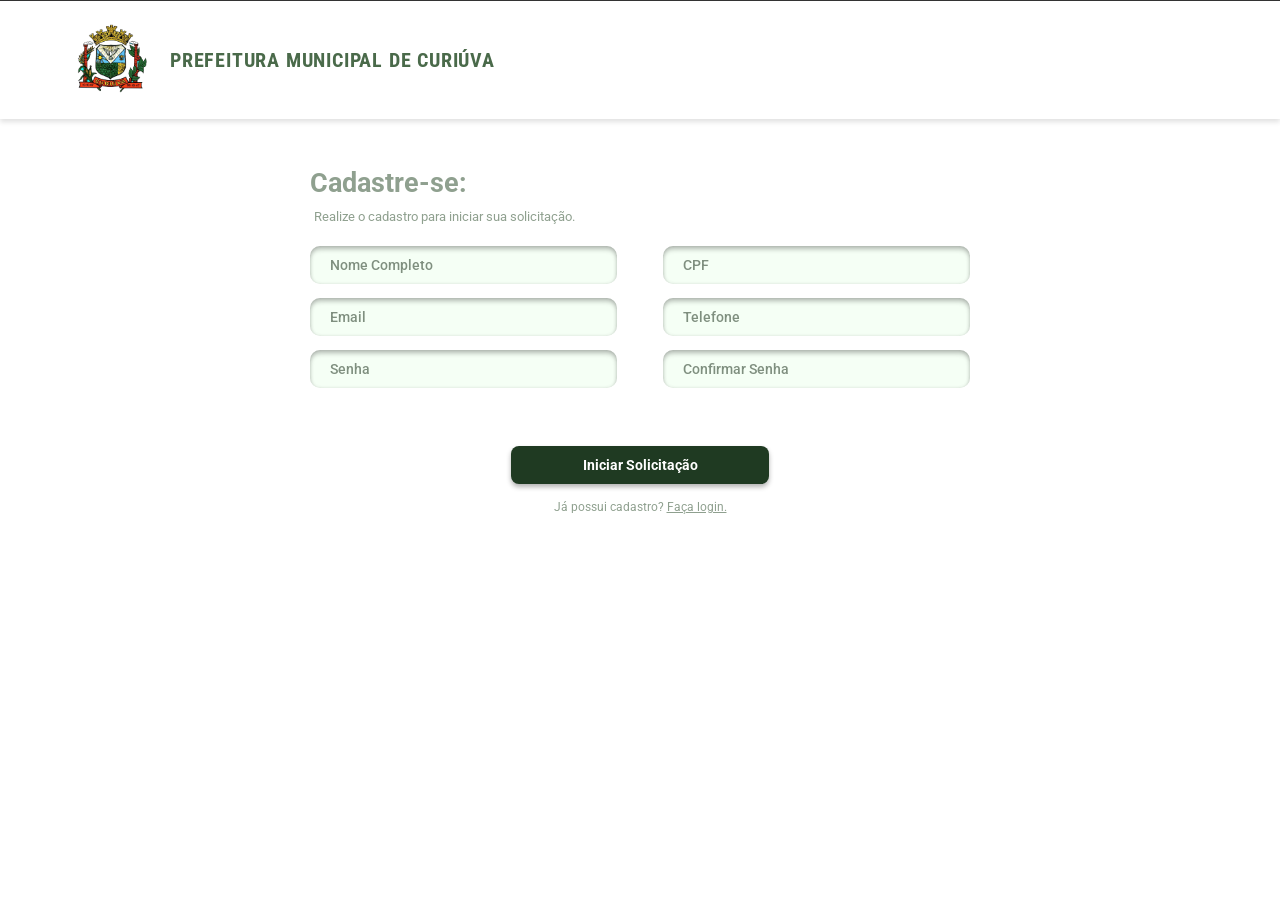
<file: frontend/cadastroEstudante.html>
<!DOCTYPE html>
<html lang="pt-BR">
<head>
    <meta charset="UTF-8">
    <meta name="viewport" content="width=device-width, initial-scale=1">
    <title>Cadastre-se | Prefeitura Municipal de Curiúva</title>
    <link rel="preconnect" href="https://fonts.googleapis.com">
    <link rel="preconnect" href="https://fonts.gstatic.com" crossorigin>
    <link href="https://fonts.googleapis.com/css2?family=Roboto:wght@400;500;700&family=Roboto+Condensed:wght@700&display=swap" rel="stylesheet">
    <link rel="stylesheet" href="css/cadastroLogin.css">
    <script src="js/cadastro.js" defer></script>
</head>
<body>

<header class="topo">
    <!-- Substitua este SVG pela imagem do brasão: <img class="brasao" src="brasao.png" alt="Brasão de Curiúva"> -->
    <img src="assets/brasao%20curiuva.svg" alt="Brasao Curiúva" width="90px" height="90px">
    </svg>
    <h1>Prefeitura Municipal de Curiúva</h1>
</header>

<main>
    <h2>Cadastre-se:</h2>
    <p class="sub">Realize o cadastro para iniciar sua solicitação.</p>

    <form action="#" method="post">
        <div class="grade">
            <input type="text" name="nome" placeholder="Nome Completo" aria-label="Nome completo" autocomplete="name" required>
            <input type="text" name="cpf" placeholder="CPF" aria-label="CPF" inputmode="numeric"
                   pattern="\d{3}\.?\d{3}\.?\d{3}-?\d{2}" title="Digite um CPF válido, ex.: 000.000.000-00" maxlength="14" required>

            <input type="email" name="email" placeholder="Email" aria-label="Email" autocomplete="email" required>
            <input type="tel" name="telefone" placeholder="Telefone" aria-label="Telefone" autocomplete="tel"
                   inputmode="tel" pattern="[\d\s()\-+]{10,16}" title="Digite um telefone com DDD" required>

            <input type="password" name="senha" placeholder="Senha" aria-label="Senha" autocomplete="new-password" minlength="6" required>
            <input type="password" name="confirmar_senha" placeholder="Confirmar Senha" aria-label="Confirmar senha" autocomplete="new-password" minlength="6" required>
        </div>

        <div class="acoes">
            <button type="submit">Iniciar Solicitação</button>
            <p class="login">Já possui cadastro? <a href="#">Faça login.</a></p>
        </div>
    </form>
</main>

</body>
</html>
</file>
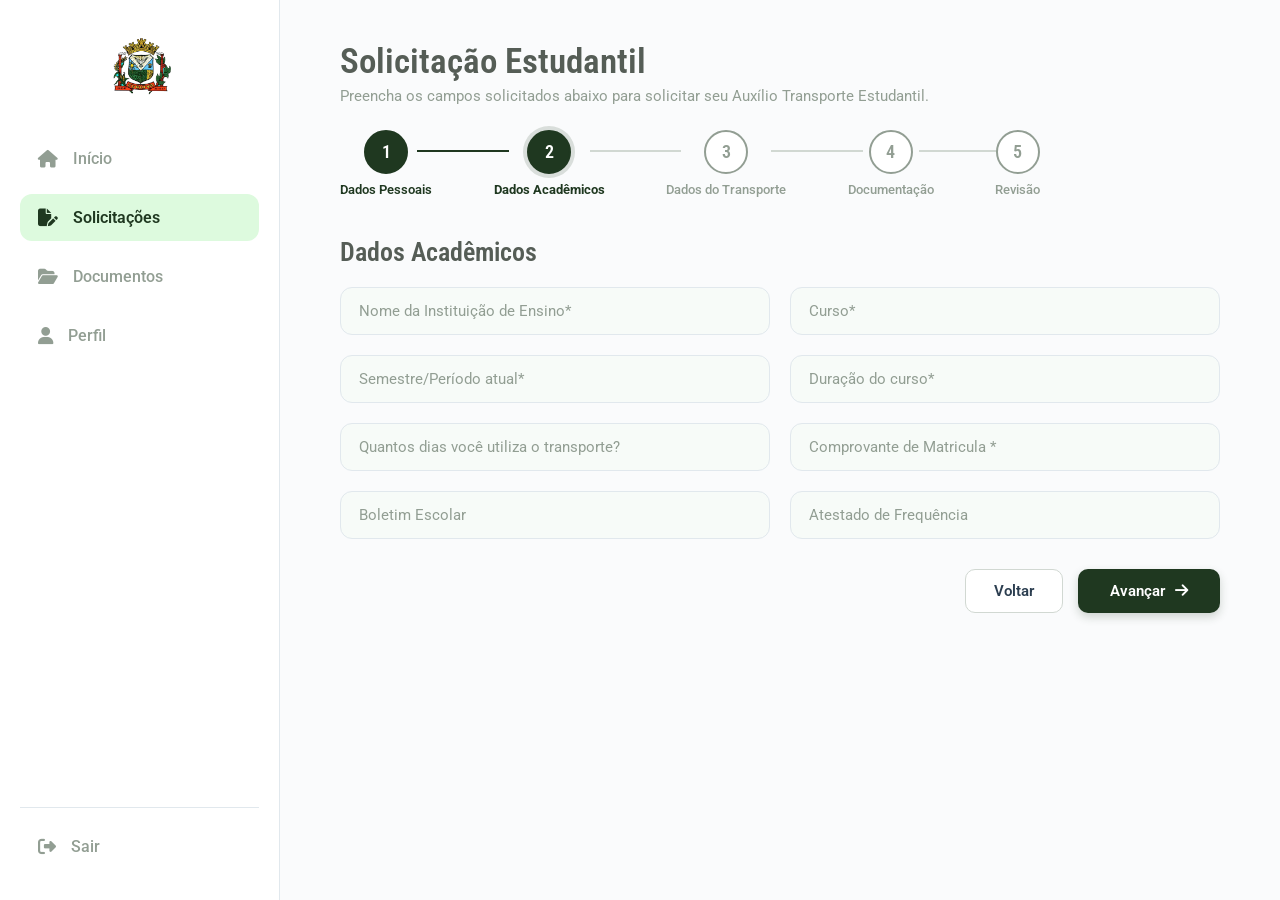
<file: frontend/cadastroEstudante2.html>
<!DOCTYPE html>
<html lang="pt-BR">
<head>
    <meta charset="UTF-8">
    <meta name="viewport" content="width=device-width, initial-scale=1.0">
    <title>Solicitação | Auxílio Transporte Estudantil – Curiúva</title>
    <!-- Google Fonts -->
    <link rel="preconnect" href="https://fonts.googleapis.com">
    <link rel="preconnect" href="https://fonts.gstatic.com" crossorigin>
    <link href="https://fonts.googleapis.com/css2?family=Roboto:ital,wght@0,100..900;1,100..900&family=Roboto+Condensed:ital,wght@0,100..900;1,100..900&display=swap" rel="stylesheet">
    <!-- FontAwesome para os ícones -->
    <link rel="stylesheet" href="https://cdnjs.cloudflare.com/ajax/libs/font-awesome/6.4.0/css/all.min.css">
    
    <style>
        :root {
            --cor01: #1F3820;
            --cor02: #DDFADE;
            --cor03: #929E93;
            --cor04: #007615;
            --branco: #fff;
            --preto: #000;
            --fontCondensada: "Roboto Condensed", sans-serif;
            --fontRegular: "Roboto", sans-serif;
        }

        * {
            margin: 0;
            padding: 0;
            box-sizing: border-box;
            font-family: var(--fontRegular);
        }

        body {
            display: flex;
            height: 100vh;
            width: 100vw;
            background-color: #fafbfc;
            overflow: hidden;
        }

        /* Menu Lateral (Sidebar) */
        .sidebar {
            width: 280px;
            background-color: var(--branco);
            border-right: 1px solid #e1e8ed;
            display: flex;
            flex-direction: column;
            justify-content: space-between;
            padding: 30px 20px;
        }

        .sidebar-logo {
            display: flex;
            justify-content: center;
            margin-bottom: 30px;
        }

        .brasao-menu {
            width: 75px;
            height: auto;
        }

        .sidebar-nav {
            display: flex;
            flex-direction: column;
            gap: 12px;
            flex: 1;
        }

        .nav-item {
            display: flex;
            align-items: center;
            gap: 15px;
            padding: 14px 18px;
            color: var(--cor03);
            text-decoration: none;
            font-weight: 500;
            font-size: 1rem;
            border-radius: 12px;
            transition: all 0.2s ease;
        }

        .nav-item i {
            font-size: 1.1rem;
        }

        .nav-item:hover {
            background-color: #f0f7f1;
            color: var(--cor04);
        }

        /* Item Ativo (Solicitações selecionado) */
        .nav-item.active {
            background-color: var(--cor02);
            color: var(--cor01);
            font-weight: 600;
        }

        .sidebar-footer {
            border-top: 1px solid #e1e8ed;
            padding-top: 15px;
        }

        .nav-item.logout:hover {
            background-color: #ffebee;
            color: #d32f2f;
        }

        /* Área de Conteúdo Principal */
        .main-content {
            flex: 1;
            padding: 40px 60px;
            overflow-y: auto;
        }

        .content-header h1 {
            font-family: var(--fontCondensada);
            font-size: 2.2rem;
            color: #555d56;
            font-weight: 600;
            margin-bottom: 5px;
        }

        .content-header p {
            color: var(--cor03);
            font-size: 0.95rem;
            margin-bottom: 25px;
        }

        /* Barra de Progresso em Passos (Steps) */
        .steps-container {
            display: flex;
            align-items: center;
            justify-content: center;
            max-width: 700px;
            margin-bottom: 40px;
            position: relative;
        }

        .step-wrapper {
            display: flex;
            flex-direction: column;
            align-items: center;
            position: relative;
            z-index: 2;
        }

        .step-circle {
            width: 44px;
            height: 44px;
            border-radius: 50%;
            border: 2px solid var(--cor03);
            background-color: var(--branco);
            color: var(--cor03);
            display: flex;
            align-items: center;
            justify-content: center;
            font-weight: 600;
            font-size: 1.1rem;
            font-family: var(--fontCondensada);
            margin-bottom: 8px;
            transition: all 0.3s ease;
        }

        .step-label {
            font-size: 0.82rem;
            color: var(--cor03);
            font-weight: 500;
            text-align: center;
            white-space: nowrap;
        }

        /* Estados dos Passos */
        .step-wrapper.completed .step-circle {
            border-color: var(--cor01);
            background-color: var(--cor01);
            color: var(--branco);
        }
        .step-wrapper.completed .step-label {
            color: var(--cor01);
            font-weight: 600;
        }

        .step-wrapper.active .step-circle {
            border-color: var(--cor01);
            background-color: var(--cor01);
            color: var(--branco);
            box-shadow: 0 0 0 4px rgba(31, 56, 32, 0.15);
        }
        .step-wrapper.active .step-label {
            color: var(--cor01);
            font-weight: 700;
        }

        .step-line {
            flex: 1;
            height: 2px;
            background-color: #d1d8d2;
            margin: 0 -15px 25px -15px;
            z-index: 1;
        }

        .step-line.active-line {
            background-color: var(--cor01);
        }

        /* Seção do Formulário */
        .form-section-title {
            font-family: var(--fontCondensada);
            font-size: 1.6rem;
            color: #555d56;
            font-weight: 600;
            margin-bottom: 20px;
        }

        .form-grid {
            display: grid;
            grid-template-columns: repeat(2, 1fr);
            gap: 20px;
            max-width: 900px;
            margin-bottom: 30px;
        }

        .form-group {
            position: relative;
        }

        .form-group input, .form-group select {
            width: 100%;
            padding: 14px 18px;
            background-color: #f7fbf8;
            border: 1px solid #e1e8ed;
            border-radius: 12px;
            font-size: 0.95rem;
            color: #2c3e50;
            outline: none;
            transition: all 0.3s ease;
        }

        .form-group input::placeholder {
            color: #929E93;
        }

        .form-group input:focus, .form-group select:focus {
            border-color: var(--cor04);
            background-color: var(--branco);
            box-shadow: 0 0 0 3px rgba(0, 118, 21, 0.08);
        }

        .form-group i.input-icon {
            position: absolute;
            right: 18px;
            top: 50%;
            transform: translateY(-50%);
            color: var(--cor03);
            font-size: 1.1rem;
            pointer-events: none;
        }

        /* Botões de Navegação Inferiores */
        .form-actions {
            display: flex;
            justify-content: flex-end;
            gap: 15px;
            max-width: 900px;
        }

        .btn-voltar {
            padding: 12px 28px;
            background-color: var(--branco);
            color: #2c3e50;
            border: 1px solid #d1d8d2;
            border-radius: 10px;
            font-size: 0.95rem;
            font-weight: 600;
            cursor: pointer;
            transition: all 0.2s ease;
        }

        .btn-voltar:hover {
            background-color: #f0f3f1;
        }

        .btn-avancar {
            padding: 12px 32px;
            background-color: var(--cor01);
            color: var(--branco);
            border: none;
            border-radius: 10px;
            font-size: 0.95rem;
            font-weight: 600;
            cursor: pointer;
            display: flex;
            align-items: center;
            gap: 10px;
            transition: background 0.2s ease;
            box-shadow: 0 4px 10px rgba(31, 56, 32, 0.2);
        }

        .btn-avancar:hover {
            background-color: var(--cor04);
        }

        /* Responsividade */
        @media (max-width: 900px) {
            .form-grid {
                grid-template-columns: 1fr;
            }
            .steps-container {
                overflow-x: auto;
                justify-content: flex-start;
                padding-bottom: 10px;
            }
        }

        @media (max-width: 768px) {
            body {
                flex-direction: column;
                overflow-y: auto;
            }
            .sidebar {
                width: 100%;
                flex-direction: row;
                justify-content: space-between;
                align-items: center;
                padding: 15px 20px;
            }
            .sidebar-logo, .sidebar-footer {
                display: none;
            }
            .sidebar-nav {
                flex-direction: row;
                gap: 5px;
            }
            .nav-item {
                padding: 8px 12px;
                font-size: 0.85rem;
            }
            .main-content {
                padding: 25px 20px;
            }
        }
    </style>
</head>
<body>

    <!-- Menu Lateral (Sidebar) -->
    <aside class="sidebar">
        <div class="sidebar-logo">
            <img src="assets/brasao curiuva.svg" alt="Brasão de Curiúva" class="brasao-menu" onerror="this.src='https://upload.wikimedia.org/wikipedia/commons/e/e5/BrasaoCuriuvaParana.png'">
        </div>

        <nav class="sidebar-nav">
            <a href="inicio.html" class="nav-item">
                <i class="fa-solid fa-house"></i> Início
            </a>
            <a href="solicitacao.html" class="nav-item active">
                <i class="fa-solid fa-file-pen"></i> Solicitações
            </a>
            <a href="documentos.html" class="nav-item">
                <i class="fa-solid fa-folder-open"></i> Documentos
            </a>
            <a href="perfil.html" class="nav-item">
                <i class="fa-solid fa-user"></i> Perfil
            </a>
        </nav>

        <div class="sidebar-footer">
            <a href="login.html" class="nav-item logout">
                <i class="fa-solid fa-right-from-bracket"></i> Sair
            </a>
        </div>
    </aside>

    <!-- Conteúdo Principal -->
    <main class="main-content">
        <header class="content-header">
            <h1>Solicitação Estudantil</h1>
            <p>Preencha os campos solicitados abaixo para solicitar seu Auxílio Transporte Estudantil.</p>
        </header>

        <!-- Indicador de Passos (Steps) -->
        <div class="steps-container">
            <div class="step-wrapper completed">
                <div class="step-circle">1</div>
                <span class="step-label">Dados Pessoais</span>
            </div>
            <div class="step-line active-line"></div>
            
            <div class="step-wrapper active">
                <div class="step-circle">2</div>
                <span class="step-label">Dados Acadêmicos</span>
            </div>
            <div class="step-line"></div>

            <div class="step-wrapper">
                <div class="step-circle">3</div>
                <span class="step-label">Dados do Transporte</span>
            </div>
            <div class="step-line"></div>

            <div class="step-wrapper">
                <div class="step-circle">4</div>
                <span class="step-label">Documentação</span>
            </div>
            <div class="step-line"></div>

            <div class="step-wrapper">
                <div class="step-circle">5</div>
                <span class="step-label">Revisão</span>
            </div>
        </div>

        <!-- Formulário de Dados Acadêmicos -->
        <section>
            <h2 class="form-section-title">Dados Acadêmicos</h2>

            <form action="transporte.html" method="GET">
                <div class="form-grid">
                    <div class="form-group">
                        <input type="text" name="instituicao" placeholder="Nome da Instituição de Ensino*" required>
                    </div>
                    <div class="form-group">
                        <input type="text" name="curso" placeholder="Curso*" required>
                    </div>
                    <div class="form-group">
                        <input type="text" name="semestre" placeholder="Semestre/Período atual*" required>
                    </div>
                    <div class="form-group">
                        <input type="text" name="duracao" placeholder="Duração do curso*" required>
                    </div>
                    <div class="form-group">
                        <input type="text" name="dias_transporte" placeholder="Quantos dias você utiliza o transporte?" required>
                    </div>
                    <div class="form-group">
                        <input type="text" placeholder="Comprovante de Matricula *" readonly style="cursor: pointer;" onclick="document.getElementById('file-matricula').click();">
                        <i class="fa-solid fa-folder-arrow-up input-icon"></i>
                        <input type="file" id="file-matricula" name="comprovante_matricula" style="display: none;">
                    </div>
                    <div class="form-group">
                        <input type="text" placeholder="Boletim Escolar" readonly style="cursor: pointer;" onclick="document.getElementById('file-boletim').click();">
                        <i class="fa-solid fa-folder-arrow-up input-icon"></i>
                        <input type="file" id="file-boletim" name="boletim" style="display: none;">
                    </div>
                    <div class="form-group">
                        <input type="text" placeholder="Atestado de Frequência" readonly style="cursor: pointer;" onclick="document.getElementById('file-atestado').click();">
                        <i class="fa-solid fa-folder-arrow-up input-icon"></i>
                        <input type="file" id="file-atestado" name="atestado" style="display: none;">
                    </div>
                </div>

                <!-- Botões de Ação -->
                <div class="form-actions">
                    <button type="button" class="btn-voltar" onclick="history.back()">Voltar</button>
                    <button type="submit" class="btn-avancar">
                        Avançar <i class="fa-solid fa-arrow-right"></i>
                    </button>
                </div>
            </form>
        </section>
    </main>

</body>
</html>
</file>
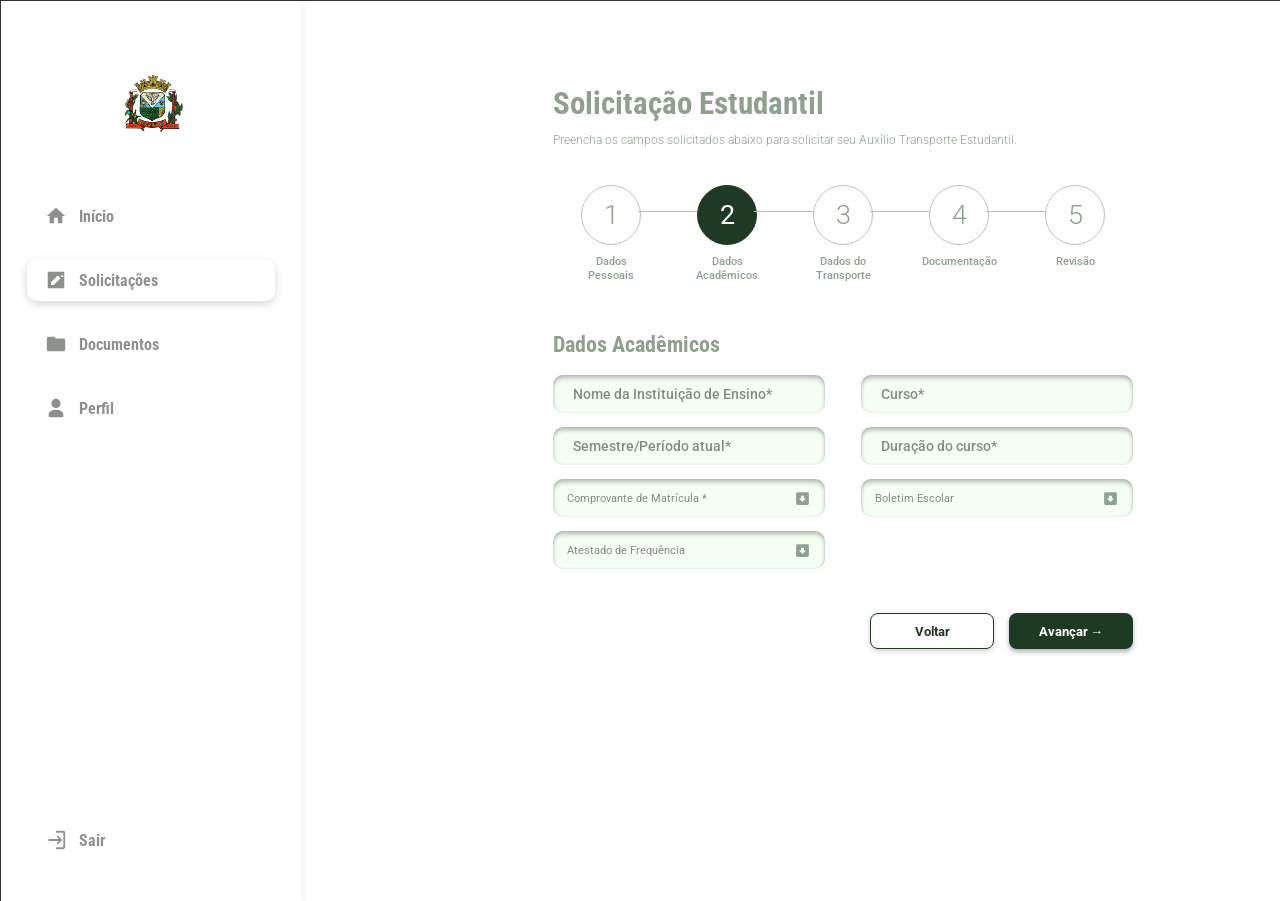
<file: frontend/dadosAcademicos.html>
<!DOCTYPE html>
<html lang="pt-BR">
<head>
    <meta charset="UTF-8">
    <meta name="viewport" content="width=device-width, initial-scale=1">
    <title>Solicitação Estudantil</title>
    <link rel="preconnect" href="https://fonts.googleapis.com">
    <link rel="preconnect" href="https://fonts.gstatic.com" crossorigin>
    <link href="https://fonts.googleapis.com/css2?family=Roboto:wght@300;400;500;700&family=Roboto+Condensed:wght@700&display=swap" rel="stylesheet">
    <link rel="stylesheet" href="css/solicitacao.css">
</head>
<body>
<div class="layout">

    <!-- Menu lateral -->
    <aside class="menu">
        <img class="brasao" src="assets/brasao%20curiuva.svg" alt="Brasão do município">

        <nav>
            <a href="inicio.html" class="item">
                <svg viewBox="0 0 24 24" aria-hidden="true"><path d="M12 3 2 12h3v8h5v-6h4v6h5v-8h3z"/></svg>
                <span>Início</span>
            </a>
            <a href="solicitacao.html" class="item ativo" aria-current="page">
                <svg viewBox="0 0 24 24" aria-hidden="true"><path d="M20 3H4a1 1 0 0 0-1 1v16a1 1 0 0 0 1 1h16a1 1 0 0 0 1-1V4a1 1 0 0 0-1-1zM9.5 17.5H6.5v-3L14 7l3 3zM18.2 8.8l-1-1 1-1a.7.7 0 0 1 1 0l.9 1a.7.7 0 0 1 0 1z"/></svg>
                <span>Solicitações</span>
            </a>
            <a href="documentos.html" class="item">
                <svg viewBox="0 0 24 24" aria-hidden="true"><path d="M10 4H4a2 2 0 0 0-2 2v12a2 2 0 0 0 2 2h16a2 2 0 0 0 2-2V8a2 2 0 0 0-2-2h-8z"/></svg>
                <span>Documentos</span>
            </a>
            <a href="perfil.html" class="item">
                <svg viewBox="0 0 24 24" aria-hidden="true"><path d="M12 12a5 5 0 1 0 0-10 5 5 0 0 0 0 10zm0 2c-4 0-8 2-8 5v3h16v-3c0-3-4-5-8-5z"/></svg>
                <span>Perfil</span>
            </a>
        </nav>

        <a href="login.html" class="item sair">
            <svg viewBox="0 0 24 24" aria-hidden="true"><path d="M10 17l1.4-1.4-2.6-2.6H20v-2H8.8l2.6-2.6L10 7l-5 5zM4 4h8V2H4a2 2 0 0 0-2 2v16a2 2 0 0 0 2 2h8v-2H4z" transform="translate(24 0) scale(-1 1)"/></svg>
            <span>Sair</span>
        </a>
    </aside>

    <!-- ========== Conteúdo ========== -->

    <main>
        <div class="conteudo">
            <h1>Solicitação Estudantil</h1>
            <p class="sub">Preencha os campos solicitados abaixo para solicitar seu Auxílio Transporte Estudantil.</p>

            <ol class="etapas" aria-label="Etapas da solicitação">
                <li class="etapa">
                    <span class="bola">1</span>
                    <span class="nome">Dados<br>Pessoais</span>
                </li>

                <li class="etapa atual" aria-current="step">
                    <span class="bola">2</span>
                    <span class="nome">Dados<br>Acadêmicos</span>
                </li>

                <li class="etapa">
                    <span class="bola">3</span>
                    <span class="nome">Dados do<br>Transporte</span>
                </li>

                <li class="etapa">
                    <span class="bola">4</span>
                    <span class="nome">Documentação</span>
                </li>

                <li class="etapa">
                    <span class="bola">5</span>
                    <span class="nome">Revisão</span>
                </li>
            </ol>

            <h2>Dados Acadêmicos</h2>

            <form id="formDadosAcademicos" novalidate>
                <div class="grade">

                    <input
                            type="text"
                            name="instituicao"
                            id="instituicao"
                            placeholder="Nome da Instituição de Ensino*"
                            aria-label="Nome da Instituição de Ensino"
                            required
                    >

                    <input
                            type="text"
                            name="curso"
                            id="curso"
                            placeholder="Curso*"
                            aria-label="Curso"
                            required
                    >

                    <input
                            type="text"
                            name="semestre"
                            id="semestre"
                            placeholder="Semestre/Período atual*"
                            aria-label="Semestre ou período atual"
                            required
                    >

                    <input
                            type="text"
                            name="duracao"
                            id="duracao"
                            placeholder="Duração do curso*"
                            aria-label="Duração do curso"
                            required
                    >

                    <div class="campo-upload">
                        <input
                                type="file"
                                name="comprovanteMatricula"
                                id="comprovanteMatricula"
                                accept=".pdf,.jpg,.jpeg,.png"
                                required
                        >
                        <label for="comprovanteMatricula">
                            <span>Comprovante de Matrícula *</span>
                            <svg viewBox="0 0 24 24" aria-hidden="true">
                                <path d="M19 3H5a2 2 0 0 0-2 2v14a2 2 0 0 0 2 2h14a2 2 0 0 0 2-2V5a2 2 0 0 0-2-2zm-7 14-5-5h3V8h4v4h3l-5 5z"/>
                            </svg>
                        </label>
                    </div>

                    <div class="campo-upload">
                        <input
                                type="file"
                                name="boletimEscolar"
                                id="boletimEscolar"
                                accept=".pdf,.jpg,.jpeg,.png"
                        >
                        <label for="boletimEscolar">
                            <span>Boletim Escolar</span>
                            <svg viewBox="0 0 24 24" aria-hidden="true">
                                <path d="M19 3H5a2 2 0 0 0-2 2v14a2 2 0 0 0 2 2h14a2 2 0 0 0 2-2V5a2 2 0 0 0-2-2zm-7 14-5-5h3V8h4v4h3l-5 5z"/>
                            </svg>
                        </label>
                    </div>

                    <div class="campo-upload">
                        <input
                                type="file"
                                name="atestadoFrequencia"
                                id="atestadoFrequencia"
                                accept=".pdf,.jpg,.jpeg,.png"
                        >
                        <label for="atestadoFrequencia">
                            <span>Atestado de Frequência</span>
                            <svg viewBox="0 0 24 24" aria-hidden="true">
                                <path d="M19 3H5a2 2 0 0 0-2 2v14a2 2 0 0 0 2 2h14a2 2 0 0 0 2-2V5a2 2 0 0 0-2-2zm-7 14-5-5h3V8h4v4h3l-5 5z"/>
                            </svg>
                        </label>
                    </div>

                </div>

                <div class="acoes">
                    <button type="button" class="botao-voltar" onclick="window.location.href='dadosPessoais.html'">
                        Voltar
                    </button>

                    <button type="submit">
                        Avançar <span aria-hidden="true">&rarr;</span>
                    </button>
                </div>
            </form>
        </div>
    </main>
</div>

<script src="js/dadosAcademicos.js" defer></script>
</body>
</html>
</file>
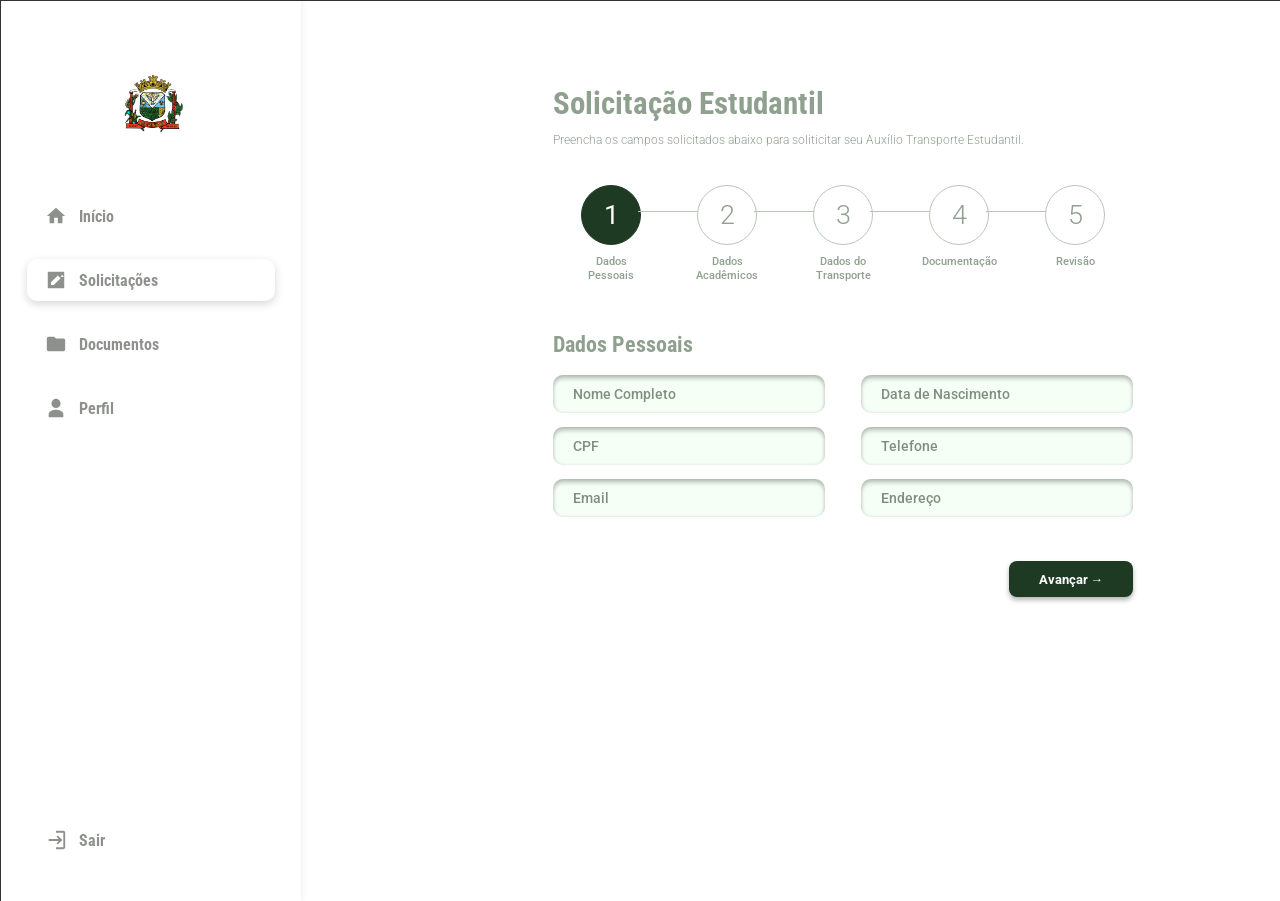
<file: frontend/dadosPessoais.html>
<!DOCTYPE html>
<html lang="pt-BR">
<head>
    <meta charset="UTF-8">
    <meta name="viewport" content="width=device-width, initial-scale=1">
    <title>Solicitação Estudantil</title>
    <link rel="preconnect" href="https://fonts.googleapis.com">
    <link rel="preconnect" href="https://fonts.gstatic.com" crossorigin>
    <link href="https://fonts.googleapis.com/css2?family=Roboto:wght@300;400;500;700&family=Roboto+Condensed:wght@700&display=swap" rel="stylesheet">
    <link rel="stylesheet" href="css/solicitacao.css">
</head>
<body>
<div class="layout">

    <!-- Menu lateral -->
    <aside class="menu">
        <img class="brasao" src="assets/brasao%20curiuva.svg" alt="Brasão do município">

        <nav>
            <a href="inicio.html" class="item">
                <svg viewBox="0 0 24 24" aria-hidden="true"><path d="M12 3 2 12h3v8h5v-6h4v6h5v-8h3z"/></svg>
                <span>Início</span>
            </a>
            <a href="solicitacao.html" class="item ativo" aria-current="page">
                <svg viewBox="0 0 24 24" aria-hidden="true"><path d="M20 3H4a1 1 0 0 0-1 1v16a1 1 0 0 0 1 1h16a1 1 0 0 0 1-1V4a1 1 0 0 0-1-1zM9.5 17.5H6.5v-3L14 7l3 3zM18.2 8.8l-1-1 1-1a.7.7 0 0 1 1 0l.9 1a.7.7 0 0 1 0 1z"/></svg>
                <span>Solicitações</span>
            </a>
            <a href="documentos.html" class="item">
                <svg viewBox="0 0 24 24" aria-hidden="true"><path d="M10 4H4a2 2 0 0 0-2 2v12a2 2 0 0 0 2 2h16a2 2 0 0 0 2-2V8a2 2 0 0 0-2-2h-8z"/></svg>
                <span>Documentos</span>
            </a>
            <a href="perfil.html" class="item">
                <svg viewBox="0 0 24 24" aria-hidden="true"><path d="M12 12a5 5 0 1 0 0-10 5 5 0 0 0 0 10zm0 2c-4 0-8 2-8 5v3h16v-3c0-3-4-5-8-5z"/></svg>
                <span>Perfil</span>
            </a>
        </nav>

        <a href="login.html" class="item sair">
            <svg viewBox="0 0 24 24" aria-hidden="true"><path d="M10 17l1.4-1.4-2.6-2.6H20v-2H8.8l2.6-2.6L10 7l-5 5zM4 4h8V2H4a2 2 0 0 0-2 2v16a2 2 0 0 0 2 2h8v-2H4z" transform="translate(24 0) scale(-1 1)"/></svg>
            <span>Sair</span>
        </a>
    </aside>

    <!-- ========== Conteúdo ========== -->
    <main>
        <div class="conteudo">
            <h1>Solicitação Estudantil</h1>
            <p class="sub">Preencha os campos solicitados abaixo para soliticitar seu Auxílio Transporte Estudantil.</p>

            <ol class="etapas" aria-label="Etapas da solicitação">
                <li class="etapa atual" aria-current="step"><span class="bola">1</span><span class="nome">Dados<br>Pessoais</span></li>
                <li class="etapa"><span class="bola">2</span><span class="nome">Dados<br>Acadêmicos</span></li>
                <li class="etapa"><span class="bola">3</span><span class="nome">Dados do<br>Transporte</span></li>
                <li class="etapa"><span class="bola">4</span><span class="nome">Documentação</span></li>
                <li class="etapa"><span class="bola">5</span><span class="nome">Revisão</span></li>
            </ol>

            <h2>Dados Pessoais</h2>

            <form id="formDadosPessoais" novalidate>
                <div class="grade">
                    <input type="text" name="nome"       id="nome"       placeholder="Nome Completo"    autocomplete="name"       aria-label="Nome Completo" required>
                    <input type="text" name="nascimento" id="nascimento" placeholder="Data de Nascimento" autocomplete="bday" inputmode="numeric" maxlength="10" aria-label="Data de Nascimento" required>
                    <input type="text" name="cpf"        id="cpf"        placeholder="CPF"              inputmode="numeric" maxlength="14" aria-label="CPF" required>
                    <input type="tel"  name="telefone"   id="telefone"  placeholder="Telefone"         autocomplete="tel"        maxlength="15" aria-label="Telefone" required>
                    <input type="email" name="email"     id="email"     placeholder="Email"            autocomplete="email"      aria-label="Email" required>
                    <input type="text" name="endereco"   id="endereco"  placeholder="Endereço"         autocomplete="street-address" aria-label="Endereço" required>
                </div>

                <div class="acoes">
                    <button type="submit">Avançar <span aria-hidden="true">&rarr;</span></button>
                </div>
            </form>
        </div>
    </main>
</div>

<script src="js/dadosPessoais.js"></script>
</body>
</html>
</file>
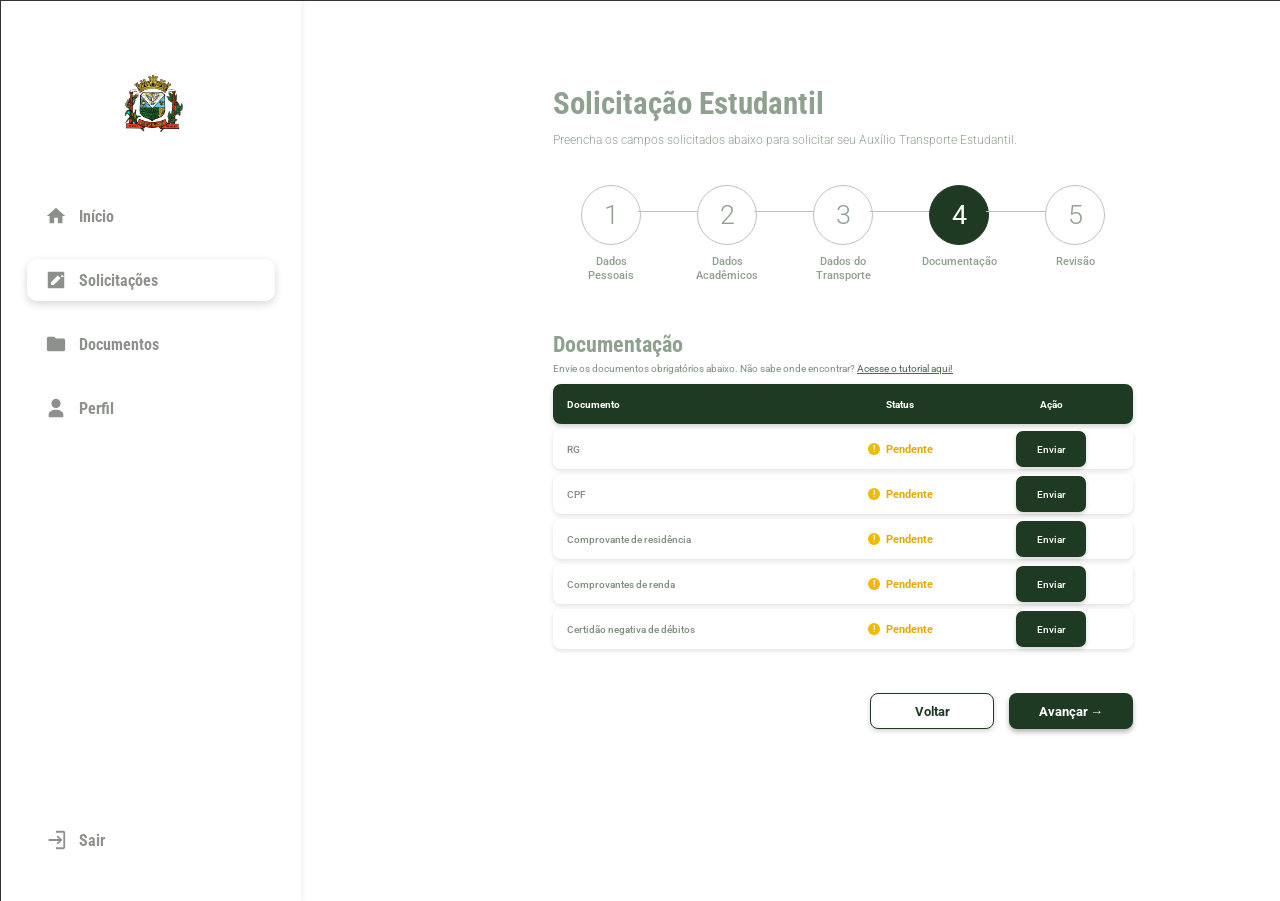
<file: frontend/documentos.html>
<!DOCTYPE html>
<html lang="pt-BR">
<head>
    <meta charset="UTF-8">
    <meta name="viewport" content="width=device-width, initial-scale=1">
    <title>Solicitação Estudantil</title>

    <link rel="preconnect" href="https://fonts.googleapis.com">
    <link rel="preconnect" href="https://fonts.gstatic.com" crossorigin>
    <link href="https://fonts.googleapis.com/css2?family=Roboto:wght@300;400;500;700&family=Roboto+Condensed:wght@700&display=swap" rel="stylesheet">

    <link rel="stylesheet" href="css/solicitacao.css">
    <link rel="stylesheet" href="css/documentos.css">
</head>

<body>
<div class="layout">

    <!-- Menu lateral -->
    <aside class="menu">
        <img class="brasao" src="assets/brasao%20curiuva.svg" alt="Brasão do município">

        <nav>
            <a href="index.html" class="item">
                <svg viewBox="0 0 24 24" aria-hidden="true">
                    <path d="M12 3 2 12h3v8h5v-6h4v6h5v-8h3z"/>
                </svg>
                <span>Início</span>
            </a>

            <a href="solicitacao.html" class="item ativo" aria-current="page">
                <svg viewBox="0 0 24 24" aria-hidden="true">
                    <path d="M20 3H4a1 1 0 0 0-1 1v16a1 1 0 0 0 1 1h16a1 1 0 0 0 1-1V4a1 1 0 0 0-1-1zM9.5 17.5H6.5v-3L14 7l3 3zM18.2 8.8l-1-1 1-1a.7.7 0 0 1 1 0l.9 1a.7.7 0 0 1 0 1z"/>
                </svg>
                <span>Solicitações</span>
            </a>

            <a href="documentos.html" class="item">
                <svg viewBox="0 0 24 24" aria-hidden="true">
                    <path d="M10 4H4a2 2 0 0 0-2 2v12a2 2 0 0 0 2 2h16a2 2 0 0 0 2-2V8a2 2 0 0 0-2-2h-8z"/>
                </svg>
                <span>Documentos</span>
            </a>

            <a href="perfil.html" class="item">
                <svg viewBox="0 0 24 24" aria-hidden="true">
                    <path d="M12 12a5 5 0 1 0 0-10 5 5 0 0 0 0 10zm0 2c-4 0-8 2-8 5v3h16v-3c0-3-4-5-8-5z"/>
                </svg>
                <span>Perfil</span>
            </a>
        </nav>

        <a href="login.html" class="item sair">
            <svg viewBox="0 0 24 24" aria-hidden="true">
                <path d="M10 17l1.4-1.4-2.6-2.6H20v-2H8.8l2.6-2.6L10 7l-5 5zM4 4h8V2H4a2 2 0 0 0-2 2v16a2 2 0 0 0 2 2h8v-2H4z" transform="translate(24 0) scale(-1 1)"/>
            </svg>
            <span>Sair</span>
        </a>
    </aside>

    <!-- Conteúdo principal -->
    <main>
        <div class="conteudo">

            <h1>Solicitação Estudantil</h1>

            <p class="sub">
                Preencha os campos solicitados abaixo para solicitar seu Auxílio Transporte Estudantil.
            </p>

            <!-- Etapas -->
            <ol class="etapas" aria-label="Etapas da solicitação">

                <li class="etapa">
                    <span class="bola">1</span>
                    <span class="nome">Dados<br>Pessoais</span>
                </li>

                <li class="etapa">
                    <span class="bola">2</span>
                    <span class="nome">Dados<br>Acadêmicos</span>
                </li>

                <li class="etapa">
                    <span class="bola">3</span>
                    <span class="nome">Dados do<br>Transporte</span>
                </li>

                <li class="etapa atual" aria-current="step">
                    <span class="bola">4</span>
                    <span class="nome">Documentação</span>
                </li>

                <li class="etapa">
                    <span class="bola">5</span>
                    <span class="nome">Revisão</span>
                </li>

            </ol>

            <h2>Documentação</h2>

            <p class="orientacao">
                Envie os documentos obrigatórios abaixo.
                Não sabe onde encontrar?
                <a href="#" id="linkTutorial">Acesse o tutorial aqui!</a>
            </p>

            <div class="tabela-documentos">

                <div class="linha-documento cabecalho">
                    <span>Documento</span>
                    <span>Status</span>
                    <span>Ação</span>
                </div>

                <!-- RG -->
                <div class="linha-documento" data-documento="rg">
                    <span class="nome-documento">RG</span>

                    <span class="status pendente">
                        <span class="icone-status">!</span>
                        <span class="texto-status">Pendente</span>
                    </span>

                    <div class="acao-documento">
                        <input type="file" id="arquivo-rg"
                               accept=".pdf,.jpg,.jpeg,.png" hidden>
                        <button type="button" class="botao-documento enviar">
                            Enviar
                        </button>
                    </div>
                </div>

                <!-- CPF -->
                <div class="linha-documento" data-documento="cpf">
                    <span class="nome-documento">CPF</span>

                    <span class="status pendente">
                        <span class="icone-status">!</span>
                        <span class="texto-status">Pendente</span>
                    </span>

                    <div class="acao-documento">
                        <input type="file" id="arquivo-cpf"
                               accept=".pdf,.jpg,.jpeg,.png" hidden>
                        <button type="button" class="botao-documento enviar">
                            Enviar
                        </button>
                    </div>
                </div>

                <!-- Comprovante de residência -->
                <div class="linha-documento" data-documento="residencia">
                    <span class="nome-documento">Comprovante de residência</span>

                    <span class="status pendente">
                        <span class="icone-status">!</span>
                        <span class="texto-status">Pendente</span>
                    </span>

                    <div class="acao-documento">
                        <input type="file" id="arquivo-residencia"
                               accept=".pdf,.jpg,.jpeg,.png" hidden>
                        <button type="button" class="botao-documento enviar">
                            Enviar
                        </button>
                    </div>
                </div>

                <!-- Comprovantes de renda -->
                <div class="linha-documento" data-documento="renda">
                    <span class="nome-documento">Comprovantes de renda</span>

                    <span class="status pendente">
                        <span class="icone-status">!</span>
                        <span class="texto-status">Pendente</span>
                    </span>

                    <div class="acao-documento">
                        <input type="file" id="arquivo-renda"
                               accept=".pdf,.jpg,.jpeg,.png" hidden>
                        <button type="button" class="botao-documento enviar">
                            Enviar
                        </button>
                    </div>
                </div>

                <!-- Certidão negativa de débitos -->
                <div class="linha-documento" data-documento="certidao">
                    <span class="nome-documento">Certidão negativa de débitos</span>

                    <span class="status pendente">
                        <span class="icone-status">!</span>
                        <span class="texto-status">Pendente</span>
                    </span>

                    <div class="acao-documento">
                        <input type="file" id="arquivo-certidao"
                               accept=".pdf,.jpg,.jpeg,.png" hidden>
                        <button type="button" class="botao-documento enviar">
                            Enviar
                        </button>
                    </div>
                </div>

            </div>

            <div class="acoes">
                <button
                        type="button"
                        class="botao-voltar"
                        onclick="window.location.href='dadosTransporte.html'"
                >
                    Voltar
                </button>

                <button type="button" id="botaoAvancar">
                    Avançar <span aria-hidden="true">&rarr;</span>
                </button>
            </div>

        </div>
    </main>

</div>

<script src="js/documentos.js" defer></script>
</body>
</html>
</file>
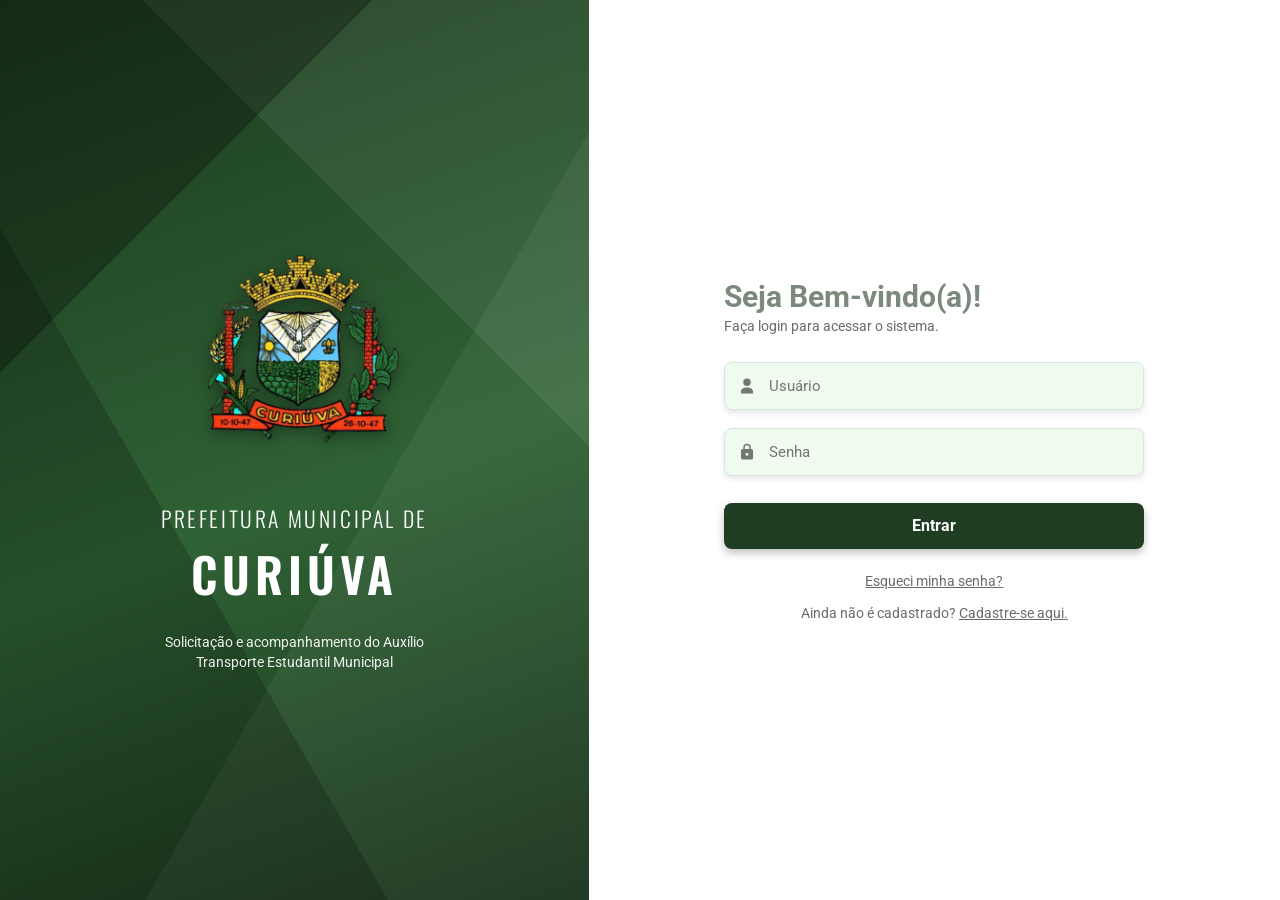
<file: frontend/login.html>
<!DOCTYPE html>
<html lang="pt-BR">
<head>
<meta charset="UTF-8">
<meta name="viewport" content="width=device-width, initial-scale=1">
<title>Login | Auxílio Transporte Estudantil – Curiúva</title>
<link rel="preconnect" href="https://fonts.googleapis.com">
<link rel="preconnect" href="https://fonts.gstatic.com" crossorigin>
<link href="https://fonts.googleapis.com/css2?family=Oswald:wght@300;400;600&family=Roboto:wght@400;500;700&display=swap" rel="stylesheet">
<style>
  :root {
    --verde-escuro: #1f3d22;
    --verde-medio: #2d5a31;
    --verde-claro: #f0fbf0;
    --cinza-titulo: #7b8a7d;
    --cinza-texto: #6b6b6b;
    --borda: #d9e6d9;
  }

  * { box-sizing: border-box; margin: 0; padding: 0; }

  html, body { height: 100%; }

  body {
    font-family: 'Roboto', Arial, sans-serif;
    color: var(--cinza-texto);
    background: #fff;
  }

  .pagina {
    display: grid;
    grid-template-columns: 46% 54%;
    min-height: 100vh;
  }

  /* ---------- Painel esquerdo ---------- */
  .painel {
    position: relative;
    display: flex;
    flex-direction: column;
    align-items: center;
    justify-content: center;
    gap: 1.5rem;
    padding: 2rem;
    text-align: center;
    color: #fff;
    background-color: var(--verde-medio);
    /* efeito de facetas (low-poly) feito só com gradientes */
    background-image:
      linear-gradient(135deg, rgba(0,0,0,.28) 0 25%, transparent 25% 100%),
      linear-gradient(225deg, rgba(255,255,255,.07) 0 30%, transparent 30% 100%),
      linear-gradient(60deg,  rgba(0,0,0,.20) 0 35%, transparent 35% 100%),
      linear-gradient(300deg, rgba(255,255,255,.05) 0 40%, transparent 40% 100%),
      linear-gradient(160deg, #1b3a1f, #2f6234 55%, #17301a);
  }

  .brasao {
    width: 250px;
    height: 250px;
    filter: drop-shadow(0 4px 8px rgba(0,0,0,.35));
  }

  .prefeitura small {
    display: block;
    font-family: 'Oswald', sans-serif;
    font-weight: 300;
    font-size: clamp(1rem, 1.8vw, 1.35rem);
    letter-spacing: .12em;
    text-transform: uppercase;
  }

  .prefeitura strong {
    display: block;
    margin-top: .25rem;
    font-family: 'Oswald', sans-serif;
    font-weight: 600;
    font-size: clamp(2rem, 4vw, 3rem);
    letter-spacing: .1em;
    text-transform: uppercase;
  }

  .descricao {
    max-width: 280px;
    font-size: clamp(.8rem, 1.1vw, .95rem);
    line-height: 1.4;
    opacity: .92;
  }

  /* ---------- Painel do formulário ---------- */
  .form-area {
    display: flex;
    align-items: center;
    justify-content: center;
    padding: 2rem;
  }

  .login {
    width: 100%;
    max-width: 420px;
  }

  .login h1 {
    font-size: clamp(1.5rem, 3vw, 1.9rem);
    font-weight: 700;
    color: var(--cinza-titulo);
  }

  .login .sub {
    margin: .25rem 0 1.75rem;
    font-size: .85rem;
  }

  .campo {
    position: relative;
    margin-bottom: 1.1rem;
  }

  .campo svg {
    position: absolute;
    left: 14px;
    top: 50%;
    width: 18px;
    height: 18px;
    transform: translateY(-50%);
    fill: #6d7a6e;
    pointer-events: none;
  }

  .campo input {
    width: 100%;
    height: 48px;
    padding: 0 14px 0 44px;
    font: inherit;
    font-size: .95rem;
    color: #333;
    background: var(--verde-claro);
    border: 1px solid var(--borda);
    border-radius: 8px;
    box-shadow: 0 3px 6px rgba(0,0,0,.10);
    transition: border-color .2s, box-shadow .2s;
  }

  .campo input::placeholder { color: #6d7a6e; }

  .campo input:focus {
    outline: none;
    border-color: var(--verde-medio);
    box-shadow: 0 0 0 3px rgba(45,90,49,.25);
  }

  .btn-entrar {
    width: 100%;
    height: 46px;
    margin-top: .6rem;
    font: inherit;
    font-weight: 700;
    color: #fff;
    background: var(--verde-escuro);
    border: 0;
    border-radius: 8px;
    box-shadow: 0 4px 8px rgba(0,0,0,.25);
    cursor: pointer;
    transition: background .2s, transform .1s;
  }

  .btn-entrar:hover { background: var(--verde-medio); }
  .btn-entrar:active { transform: translateY(1px); }
  .btn-entrar:focus-visible { outline: 3px solid rgba(45,90,49,.4); outline-offset: 2px; }

  .links {
    margin-top: 1.5rem;
    text-align: center;
    font-size: .85rem;
  }

  .links a { color: inherit; }
  .links .esqueci { display: inline-block; margin-bottom: 1rem; }
  .links p a:hover, .links .esqueci:hover { color: var(--verde-medio); }

  /* ---------- Responsivo ---------- */
  @media (max-width: 860px) {
    .pagina {
      grid-template-columns: 1fr;
      grid-template-rows: auto 1fr;
    }
    .painel {
      flex-direction: row;
      flex-wrap: wrap;
      gap: 1rem 1.5rem;
      padding: 1.5rem 1.25rem;
      text-align: left;
    }
    .descricao { max-width: 100%; flex-basis: 100%; text-align: center; }
    .brasao { width: 84px; }
    .form-area { align-items: flex-start; padding: 2rem 1.25rem 3rem; }
  }

  @media (max-width: 480px) {
    .painel { justify-content: center; text-align: center; }
    .prefeitura { flex-basis: 100%; }
    .brasao { width: 72px; }
  }

  @media (prefers-reduced-motion: reduce) {
    * { transition: none !important; }
  }
</style>
</head>
<body>
  <main class="pagina">

    <!-- Lado esquerdo -->
    <section class="painel">
      <!-- Troque "brasao.png" pelo arquivo do brasão do município -->
    <img class="brasao" src="assets/brasao curiuva.svg" alt="Brasão do município de Curiúva">
      <div class="prefeitura">
        <small>Prefeitura Municipal de</small>
        <strong>Curiúva</strong>
      </div>

      <p class="descricao">
        Solicitação e acompanhamento do Auxílio Transporte Estudantil Municipal
      </p>
    </section>

    <!-- Lado direito -->
    <section class="form-area">
      <div class="login">
        <h1>Seja Bem-vindo(a)!</h1>
        <p class="sub">Faça login para acessar o sistema.</p>

        <form action="#" method="post">
          <div class="campo">
            <svg viewBox="0 0 24 24" aria-hidden="true"><path d="M12 12a5 5 0 1 0 0-10 5 5 0 0 0 0 10Zm0 2c-4 0-8 2-8 5v3h16v-3c0-3-4-5-8-5Z"/></svg>
            <input type="text" name="usuario" placeholder="Usuário" autocomplete="username" aria-label="Usuário" required>
          </div>

          <div class="campo">
            <svg viewBox="0 0 24 24" aria-hidden="true"><path d="M18 8h-1V6a5 5 0 0 0-10 0v2H6a2 2 0 0 0-2 2v10a2 2 0 0 0 2 2h12a2 2 0 0 0 2-2V10a2 2 0 0 0-2-2Zm-6 9a2 2 0 1 1 0-4 2 2 0 0 1 0 4Zm3-9H9V6a3 3 0 0 1 6 0v2Z"/></svg>
            <input type="password" name="senha" placeholder="Senha" autocomplete="current-password" aria-label="Senha" required>
          </div>

          <button type="submit" class="btn-entrar">Entrar</button>
        </form>

        <div class="links">
          <a href="#" class="esqueci">Esqueci minha senha?</a>
          <p>Ainda não é cadastrado? <a href="#">Cadastre-se aqui.</a></p>
        </div>
      </div>
    </section>

  </main>
</body>
</html>
</file>
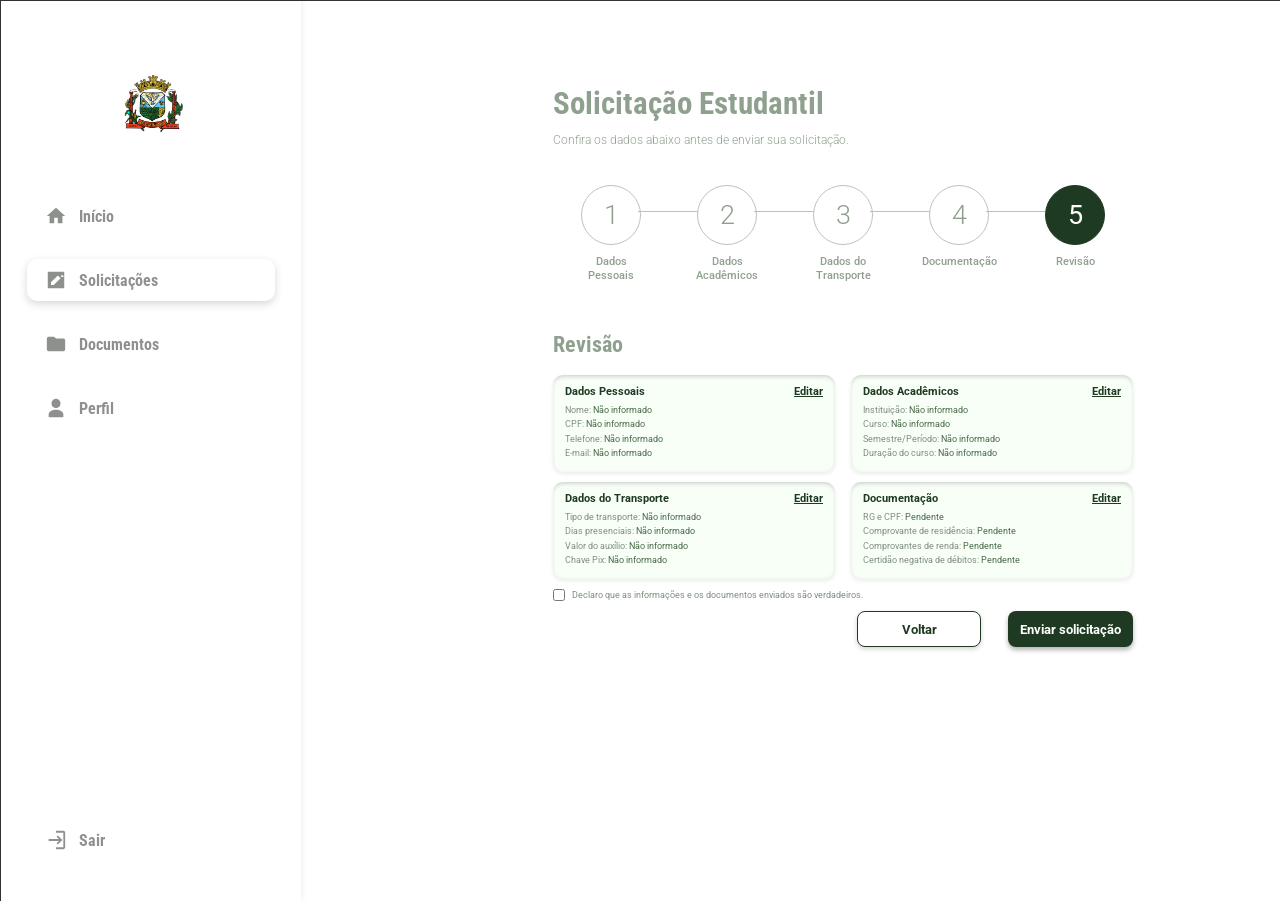
<file: frontend/revisão.html>
<!DOCTYPE html>
<html lang="pt-BR">
<head>
    <meta charset="UTF-8">
    <meta name="viewport" content="width=device-width, initial-scale=1">
    <title>Revisão da Solicitação</title>

    <link rel="preconnect" href="https://fonts.googleapis.com">
    <link rel="preconnect" href="https://fonts.gstatic.com" crossorigin>
    <link href="https://fonts.googleapis.com/css2?family=Roboto:wght@300;400;500;700&family=Roboto+Condensed:wght@700&display=swap" rel="stylesheet">

    <link rel="stylesheet" href="css/solicitacao.css">
    <link rel="stylesheet" href="css/revisao.css">
</head>

<body>
<div class="layout">

    <!-- Menu lateral -->
    <aside class="menu">
        <img class="brasao" src="assets/brasao%20curiuva.svg" alt="Brasão do município">

        <nav>
            <a href="inicio.html" class="item">
                <svg viewBox="0 0 24 24" aria-hidden="true">
                    <path d="M12 3 2 12h3v8h5v-6h4v6h5v-8h3z"/>
                </svg>
                <span>Início</span>
            </a>

            <a href="solicitacao.html" class="item ativo" aria-current="page">
                <svg viewBox="0 0 24 24" aria-hidden="true">
                    <path d="M20 3H4a1 1 0 0 0-1 1v16a1 1 0 0 0 1 1h16a1 1 0 0 0 1-1V4a1 1 0 0 0-1-1zM9.5 17.5H6.5v-3L14 7l3 3zM18.2 8.8l-1-1 1-1a.7.7 0 0 1 1 0l.9 1a.7.7 0 0 1 0 1z"/>
                </svg>
                <span>Solicitações</span>
            </a>

            <a href="documentos.html" class="item">
                <svg viewBox="0 0 24 24" aria-hidden="true">
                    <path d="M10 4H4a2 2 0 0 0-2 2v12a2 2 0 0 0 2 2h16a2 2 0 0 0 2-2V8a2 2 0 0 0-2-2h-8z"/>
                </svg>
                <span>Documentos</span>
            </a>

            <a href="perfil.html" class="item">
                <svg viewBox="0 0 24 24" aria-hidden="true">
                    <path d="M12 12a5 5 0 1 0 0-10 5 5 0 0 0 0 10zm0 2c-4 0-8 2-8 5v3h16v-3c0-3-4-5-8-5z"/>
                </svg>
                <span>Perfil</span>
            </a>
        </nav>

        <a href="login.html" class="item sair">
            <svg viewBox="0 0 24 24" aria-hidden="true">
                <path d="M10 17l1.4-1.4-2.6-2.6H20v-2H8.8l2.6-2.6L10 7l-5 5zM4 4h8V2H4a2 2 0 0 0-2 2v16a2 2 0 0 0 2 2h8v-2H4z" transform="translate(24 0) scale(-1 1)"/>
            </svg>
            <span>Sair</span>
        </a>
    </aside>

    <!-- Conteúdo principal -->
    <main>
        <div class="conteudo">

            <h1>Solicitação Estudantil</h1>

            <p class="sub">
                Confira os dados abaixo antes de enviar sua solicitação.
            </p>

            <!-- Etapas -->
            <ol class="etapas" aria-label="Etapas da solicitação">

                <li class="etapa">
                    <span class="bola">1</span>
                    <span class="nome">Dados<br>Pessoais</span>
                </li>

                <li class="etapa">
                    <span class="bola">2</span>
                    <span class="nome">Dados<br>Acadêmicos</span>
                </li>

                <li class="etapa">
                    <span class="bola">3</span>
                    <span class="nome">Dados do<br>Transporte</span>
                </li>

                <li class="etapa">
                    <span class="bola">4</span>
                    <span class="nome">Documentação</span>
                </li>

                <li class="etapa atual" aria-current="step">
                    <span class="bola">5</span>
                    <span class="nome">Revisão</span>
                </li>

            </ol>

            <h2>Revisão</h2>

            <!-- Cartões de revisão -->
            <div class="grade-revisao">

                <!-- Dados pessoais -->
                <section class="cartao-revisao">
                    <div class="titulo-cartao">
                        <h3>Dados Pessoais</h3>
                        <a type="button" onclick="editarEtapa('dadosPessoais.html')">
                            Editar
                        </a>
                    </div>

                    <div class="informacoes">
                        <p>Nome: <span id="revisaoNome">Não informado</span></p>
                        <p>CPF: <span id="revisaoCpf">Não informado</span></p>
                        <p>Telefone: <span id="revisaoTelefone">Não informado</span></p>
                        <p>E-mail: <span id="revisaoEmail">Não informado</span></p>
                    </div>
                </section>

                <!-- Dados acadêmicos -->
                <section class="cartao-revisao">
                    <div class="titulo-cartao">
                        <h3>Dados Acadêmicos</h3>
                        <a type="button" onclick="editarEtapa('dadosAcademicos.html')">
                            Editar
                        </a>
                    </div>

                    <div class="informacoes">
                        <p>Instituição: <span id="revisaoInstituicao">Não informado</span></p>
                        <p>Curso: <span id="revisaoCurso">Não informado</span></p>
                        <p>Semestre/Período: <span id="revisaoSemestre">Não informado</span></p>
                        <p>Duração do curso: <span id="revisaoDuracao">Não informado</span></p>
                    </div>
                </section>

                <!-- Dados do transporte -->
                <section class="cartao-revisao">
                    <div class="titulo-cartao">
                        <h3>Dados do Transporte</h3>
                        <a type="button" onclick="editarEtapa('transporte.html')">
                            Editar
                        </a>
                    </div>

                    <div class="informacoes">
                        <p>Tipo de transporte: <span id="revisaoTipoTransporte">Não informado</span></p>
                        <p>Dias presenciais: <span id="revisaoFrequencia">Não informado</span></p>
                        <p>Valor do auxílio: <span id="revisaoValor">Não informado</span></p>
                        <p>Chave Pix: <span id="revisaoPix">Não informado</span></p>
                    </div>
                </section>

                <!-- Documentação -->
                <section class="cartao-revisao">
                    <div class="titulo-cartao">
                        <h3>Documentação</h3>
                        <a type="button" onclick="editarEtapa('documentos.html')">
                            Editar
                        </a>
                    </div>

                    <div class="informacoes">
                        <p>RG e CPF: <span id="revisaoIdentificacao">Não informado</span></p>
                        <p>Comprovante de residência: <span id="revisaoResidencia">Não informado</span></p>
                        <p>Comprovantes de renda: <span id="revisaoRenda">Não informado</span></p>
                        <p>Certidão negativa de débitos: <span id="revisaoCertidao">Não informado</span></p>
                    </div>
                </section>

            </div>

            <!-- Declaração -->
            <div class="declaracao">
                <input type="checkbox" id="confirmacao">
                <label for="confirmacao">
                    Declaro que as informações e os documentos enviados são verdadeiros.
                </label>
            </div>

            <!-- Ações -->
            <div class="acoes">
                <button
                        type="button"
                        class="botao-voltar"
                        onclick="window.location.href='documentacao.html'"
                >
                    Voltar
                </button>

                <button type="button" id="enviarSolicitacao">
                    Enviar solicitação
                </button>
            </div>

        </div>
    </main>

</div>

<script src="js/revisao.js" defer></script>
</body>
</html>
</file>
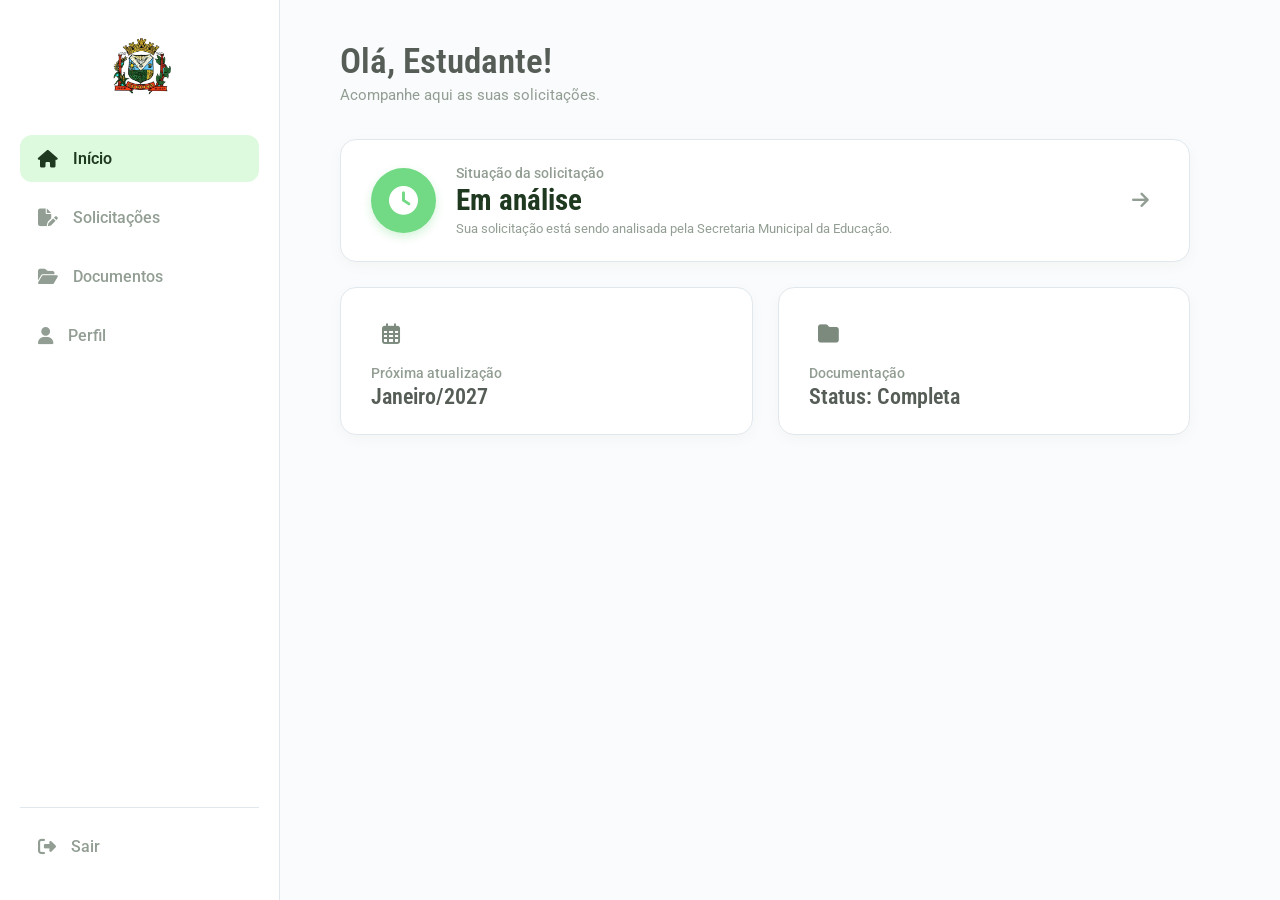
<file: frontend/telas/Dashboard inicial.html>
<!DOCTYPE html>
<html lang="pt-BR">
<head>
    <meta charset="UTF-8">
    <meta name="viewport" content="width=device-width, initial-scale=1.0">
    <title>Dashboard Inicial | Auxílio Transporte Estudantil</title>
    <!-- Google Fonts -->
    <link rel="preconnect" href="https://fonts.googleapis.com">
    <link rel="preconnect" href="https://fonts.gstatic.com" crossorigin>
    <link href="https://fonts.googleapis.com/css2?family=Roboto:ital,wght@0,100..900;1,100..900&family=Roboto+Condensed:ital,wght@0,100..900;1,100..900&display=swap" rel="stylesheet">
    <!-- FontAwesome para os ícones -->
    <link rel="stylesheet" href="https://cdnjs.cloudflare.com/ajax/libs/font-awesome/6.4.0/css/all.min.css">
    
    <style>
        :root {
            --cor01: #1F3820;
            --cor02: #DDFADE;
            --cor03: #929E93;
            --cor04: #007615;
            --branco: #fff;
            --preto: #000;
            --fontCondensada: "Roboto Condensed", sans-serif;
            --fontRegular: "Roboto", sans-serif;
        }

        * {
            margin: 0;
            padding: 0;
            box-sizing: border-box;
            font-family: var(--fontRegular);
        }

        body {
            display: flex;
            height: 100vh;
            width: 100vw;
            background-color: #fafbfc;
            overflow: hidden;
        }

        /* Menu Lateral (Sidebar) */
        .sidebar {
            width: 280px;
            background-color: var(--branco);
            border-right: 1px solid #e1e8ed;
            display: flex;
            flex-direction: column;
            justify-content: space-between;
            padding: 30px 20px;
        }

        .sidebar-logo {
            display: flex;
            justify-content: center;
            margin-bottom: 30px;
        }

        .brasao-menu {
            width: 75px;
            height: auto;
        }

        .sidebar-nav {
            display: flex;
            flex-direction: column;
            gap: 12px;
            flex: 1;
        }

        .nav-item {
            display: flex;
            align-items: center;
            gap: 15px;
            padding: 14px 18px;
            color: var(--cor03);
            text-decoration: none;
            font-weight: 500;
            font-size: 1rem;
            border-radius: 12px;
            transition: all 0.2s ease;
        }

        .nav-item i {
            font-size: 1.1rem;
        }

        .nav-item:hover {
            background-color: #f0f7f1;
            color: var(--cor04);
        }

        .nav-item.active {
            background-color: var(--cor02);
            color: var(--cor01);
            font-weight: 600;
        }

        .sidebar-footer {
            border-top: 1px solid #e1e8ed;
            padding-top: 15px;
        }

        .nav-item.logout:hover {
            background-color: #ffebee;
            color: #d32f2f;
        }

        /* Área de Conteúdo Principal */
        .main-content {
            flex: 1;
            padding: 40px 60px;
            overflow-y: auto;
        }

        .content-header {
            margin-bottom: 35px;
        }

        .content-header h1 {
            font-family: var(--fontCondensada);
            font-size: 2.2rem;
            color: #555d56;
            font-weight: 600;
            margin-bottom: 4px;
        }

        .content-header p {
            color: var(--cor03);
            font-size: 0.92rem;
        }

        /* Card Principal: Situação da Solicitação */
        .status-card {
            background-color: var(--branco);
            border: 1px solid #e1e8ed;
            border-radius: 16px;
            padding: 25px 30px;
            display: flex;
            align-items: center;
            justify-content: space-between;
            max-width: 850px;
            margin-bottom: 25px;
            box-shadow: 0 4px 15px rgba(31, 56, 32, 0.03);
            text-decoration: none;
            transition: all 0.2s ease;
        }

        .status-card:hover {
            border-color: var(--cor03);
            box-shadow: 0 6px 20px rgba(31, 56, 32, 0.06);
        }

        .status-left {
            display: flex;
            align-items: center;
            gap: 20px;
        }

        .status-icon-circle {
            width: 65px;
            height: 65px;
            background-color: #72d984;
            border-radius: 50%;
            display: flex;
            align-items: center;
            justify-content: center;
            color: var(--branco);
            font-size: 1.8rem;
            box-shadow: 0 4px 10px rgba(114, 217, 132, 0.3);
        }

        .status-info {
            display: flex;
            flex-direction: column;
            gap: 2px;
        }

        .status-label {
            font-size: 0.85rem;
            color: var(--cor03);
            font-weight: 500;
        }

        .status-title {
            font-family: var(--fontCondensada);
            font-size: 1.8rem;
            font-weight: 700;
            color: var(--cor01);
        }

        .status-desc {
            font-size: 0.82rem;
            color: var(--cor03);
            margin-top: 2px;
        }

        .status-arrow {
            font-size: 1.2rem;
            color: var(--cor03);
            margin-right: 10px;
        }

        /* Grelha de Cards Inferiores (Próxima atualização / Documentação) */
        .info-grid {
            display: grid;
            grid-template-columns: repeat(2, 1fr);
            gap: 25px;
            max-width: 850px;
        }

        .info-card {
            background-color: var(--branco);
            border: 1px solid #e1e8ed;
            border-radius: 16px;
            padding: 25px 30px;
            display: flex;
            flex-direction: column;
            gap: 12px;
            box-shadow: 0 4px 15px rgba(31, 56, 32, 0.03);
        }

        .info-card-icon {
            width: 40px;
            height: 40px;
            display: flex;
            align-items: center;
            justify-content: center;
            color: #7b8a7d;
            font-size: 1.3rem;
        }

        .info-card-content {
            display: flex;
            flex-direction: column;
            gap: 2px;
        }

        .info-card-title {
            font-size: 0.88rem;
            color: var(--cor03);
            font-weight: 500;
        }

        .info-card-value {
            font-family: var(--fontCondensada);
            font-size: 1.4rem;
            font-weight: 600;
            color: #555d56;
        }

        @media (max-width: 900px) {
            .info-grid {
                grid-template-columns: 1fr;
            }
        }

        @media (max-width: 768px) {
            body {
                flex-direction: column;
                overflow-y: auto;
            }
            .sidebar {
                width: 100%;
                flex-direction: row;
                justify-content: space-between;
                align-items: center;
                padding: 15px 20px;
            }
            .sidebar-logo, .sidebar-footer {
                display: none;
            }
            .sidebar-nav {
                flex-direction: row;
                gap: 5px;
            }
            .nav-item {
                padding: 8px 12px;
                font-size: 0.85rem;
            }
            .main-content {
                padding: 20px;
            }
        }
    </style>
</head>
<body>

    <!-- Menu Lateral -->
    <aside class="sidebar">
        <div class="sidebar-logo">
            <img src="../assets/brasao curiuva.svg" alt="Brasão de Curiúva" class="brasao-menu">
        </div>

        <nav class="sidebar-nav">
            <a href="dashboardInicial.html" class="nav-item active">
                <i class="fa-solid fa-house"></i> Início
            </a>
            <a href="cadastroEstudante2.html" class="nav-item">
                <i class="fa-solid fa-file-pen"></i> Solicitações
            </a>
            <a href="documentos.html" class="nav-item">
                <i class="fa-solid fa-folder-open"></i> Documentos
            </a>
            <a href="perfil.html" class="nav-item">
                <i class="fa-solid fa-user"></i> Perfil
            </a>
        </nav>

        <div class="sidebar-footer">
            <a href="login.html" class="nav-item logout">
                <i class="fa-solid fa-right-from-bracket"></i> Sair
            </a>
        </div>
    </aside>

    <!-- Conteúdo Principal -->
    <main class="main-content">
        <header class="content-header">
            <h1>Olá, Estudante!</h1>
            <p>Acompanhe aqui as suas solicitações.</p>
        </header>

        <!-- Card de Situação da Solicitação -->
        <a href="Dashboard da Solicitação1.html" class="status-card">
            <div class="status-left">
                <div class="status-icon-circle">
                    <i class="fa-solid fa-clock"></i>
                </div>
                <div class="status-info">
                    <span class="status-label">Situação da solicitação</span>
                    <h2 class="status-title">Em análise</h2>
                    <p class="status-desc">Sua solicitação está sendo analisada pela Secretaria Municipal da Educação.</p>
                </div>
            </div>
            <div class="status-arrow">
                <i class="fa-solid fa-arrow-right"></i>
            </div>
        </a>

        <!-- Grelha de Informações Adicionais -->
        <div class="info-grid">
            <div class="info-card">
                <div class="info-card-icon">
                    <i class="fa-regular fa-calendar-days"></i>
                </div>
                <div class="info-card-content">
                    <span class="info-card-title">Próxima atualização</span>
                    <span class="info-card-value">Janeiro/2027</span>
                </div>
            </div>

            <div class="info-card">
                <div class="info-card-icon">
                    <i class="fa-solid fa-folder"></i>
                </div>
                <div class="info-card-content">
                    <span class="info-card-title">Documentação</span>
                    <span class="info-card-value">Status: Completa</span>
                </div>
            </div>
        </div>
    </main>

</body>
</html>
</file>
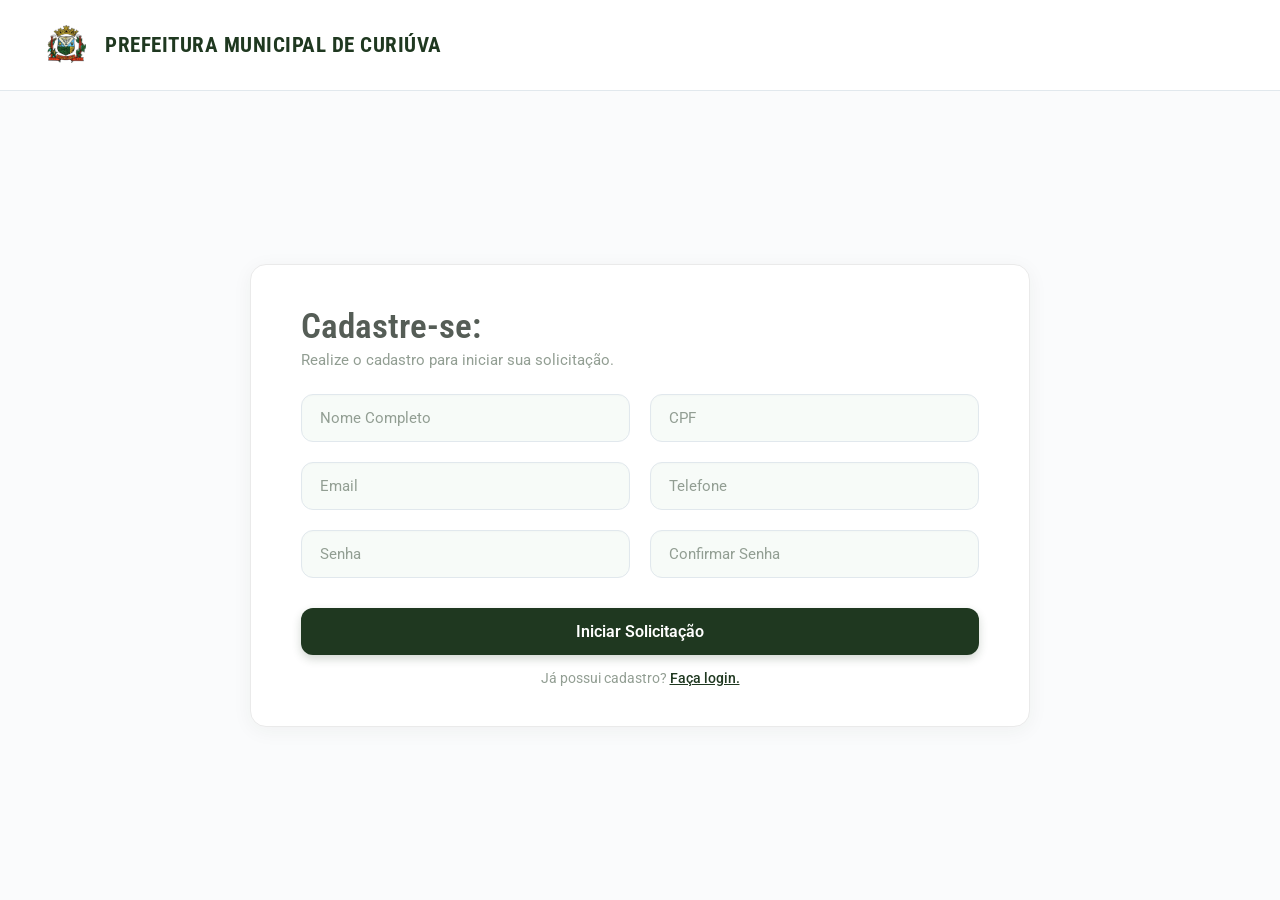
<file: frontend/telas/Tela de Cadastro Inicial.html>
<!DOCTYPE html>
<html lang="pt-BR">
<head>
    <meta charset="UTF-8">
    <meta name="viewport" content="width=device-width, initial-scale=1.0">
    <title>Cadastre-se | Prefeitura Municipal de Curiúva</title>
    <!-- Google Fonts -->
    <link rel="preconnect" href="https://fonts.googleapis.com">
    <link rel="preconnect" href="https://fonts.gstatic.com" crossorigin>
    <link href="https://fonts.googleapis.com/css2?family=Roboto:ital,wght@0,100..900;1,100..900&family=Roboto+Condensed:ital,wght@0,100..900;1,100..900&display=swap" rel="stylesheet">
    <!-- FontAwesome para os ícones -->
    <link rel="stylesheet" href="https://cdnjs.cloudflare.com/ajax/libs/font-awesome/6.4.0/css/all.min.css">
    
    <style>
        :root {
            --cor01: #1F3820;
            --cor02: #DDFADE;
            --cor03: #929E93;
            --cor04: #007615;
            --branco: #fff;
            --preto: #000;
            --fontCondensada: "Roboto Condensed", sans-serif;
            --fontRegular: "Roboto", sans-serif;
        }

        * {
            margin: 0;
            padding: 0;
            box-sizing: border-box;
            font-family: var(--fontRegular);
        }

        body {
            display: flex;
            flex-direction: column;
            height: 100vh;
            width: 100vw;
            background-color: #fafbfc;
            overflow: hidden;
        }

        /* Cabeçalho Superior da Página */
        .top-header {
            display: flex;
            align-items: center;
            gap: 15px;
            padding: 20px 40px;
            background-color: var(--branco);
            border-bottom: 1px solid #e1e8ed;
        }

        .brasao-header {
            width: 50px;
            height: auto;
        }

        .header-title {
            font-family: var(--fontCondensada);
            font-size: 1.3rem;
            color: var(--cor01);
            font-weight: 700;
            letter-spacing: 0.5px;
            text-transform: uppercase;
        }

        /* Container Principal do Formulário */
        .main-container {
            flex: 1;
            display: flex;
            flex-direction: column;
            justify-content: center;
            align-items: center;
            padding: 20px;
            overflow-y: auto;
        }

        .register-card {
            width: 100%;
            max-width: 780px;
            background-color: var(--branco);
            padding: 40px 50px;
            border-radius: 16px;
            border: 1px solid #eaeaea;
            box-shadow: 0 4px 20px rgba(31, 56, 32, 0.05);
        }

        .register-header {
            margin-bottom: 25px;
        }

        .register-title {
            font-family: var(--fontCondensada);
            font-size: 2.2rem;
            color: #555d56;
            font-weight: 600;
            margin-bottom: 4px;
        }

        .register-subtitle {
            color: var(--cor03);
            font-size: 0.92rem;
        }

        /* Grelha de Inputs (2 colunas) */
        .register-grid {
            display: grid;
            grid-template-columns: repeat(2, 1fr);
            gap: 20px;
            margin-bottom: 30px;
        }

        .form-group {
            position: relative;
        }

        .form-group input {
            width: 100%;
            padding: 14px 18px;
            background-color: #f7fbf8;
            border: 1px solid #e1e8ed;
            border-radius: 12px;
            font-size: 0.95rem;
            color: #2c3e50;
            outline: none;
            box-shadow: inset 0 1px 2px rgba(0, 0, 0, 0.02);
            transition: all 0.3s ease;
        }

        .form-group input::placeholder {
            color: #929E93;
        }

        .form-group input:focus {
            border-color: var(--cor04);
            background-color: var(--branco);
            box-shadow: 0 0 0 3px rgba(0, 118, 21, 0.08);
        }

        /* Ações e Rodapé do Formulário */
        .register-actions {
            display: flex;
            flex-direction: column;
            align-items: center;
            gap: 15px;
        }

        .btn-submit {
            width: 100%;
            padding: 14px;
            background-color: var(--cor01);
            color: var(--branco);
            border: none;
            border-radius: 12px;
            font-size: 1rem;
            font-weight: 600;
            cursor: pointer;
            transition: background 0.2s ease;
            box-shadow: 0 4px 10px rgba(31, 56, 32, 0.2);
        }

        .btn-submit:hover {
            background-color: var(--cor04);
        }

        .login-redirect {
            font-size: 0.88rem;
            color: var(--cor03);
        }

        .login-redirect a {
            color: var(--cor01);
            text-decoration: underline;
            font-weight: 500;
        }

        .login-redirect a:hover {
            color: var(--cor04);
        }

        @media (max-width: 768px) {
            .register-grid {
                grid-template-columns: 1fr;
            }
            .register-card {
                padding: 25px 20px;
            }
            .top-header {
                padding: 15px 20px;
            }
        }
    </style>
</head>
<body>

    <!-- Cabeçalho Institucional -->
    <header class="top-header">
    <img src="../assets/brasao curiuva.svg" alt="Brasão de Curiúva" class="brasao-header">        <span class="header-title">Prefeitura Municipal de Curiúva</span>
    </header>

    <!-- Conteúdo Central -->
    <main class="main-container">
        <div class="register-card">
            <div class="register-header">
                <h1 class="register-title">Cadastre-se:</h1>
                <p class="register-subtitle">Realize o cadastro para iniciar sua solicitação.</p>
            </div>

            <form action="dashboardInicial.html" method="POST">
                <div class="register-grid">
                    <div class="form-group">
                        <input type="text" name="nome" placeholder="Nome Completo" required>
                    </div>
                    <div class="form-group">
                        <input type="text" name="cpf" placeholder="CPF" required>
                    </div>
                    <div class="form-group">
                        <input type="email" name="email" placeholder="Email" required>
                    </div>
                    <div class="form-group">
                        <input type="tel" name="telefone" placeholder="Telefone" required>
                    </div>
                    <div class="form-group">
                        <input type="password" name="senha" placeholder="Senha" required>
                    </div>
                    <div class="form-group">
                        <input type="password" name="confirmar_senha" placeholder="Confirmar Senha" required>
                    </div>
                </div>

                <div class="register-actions">
                    <button type="submit" class="btn-submit">Iniciar Solicitação</button>
                    <p class="login-redirect">Já possui cadastro? <a href="login.html">Faça login.</a></p>
                </div>
            </form>
        </div>
    </main>

</body>
</html>
</file>
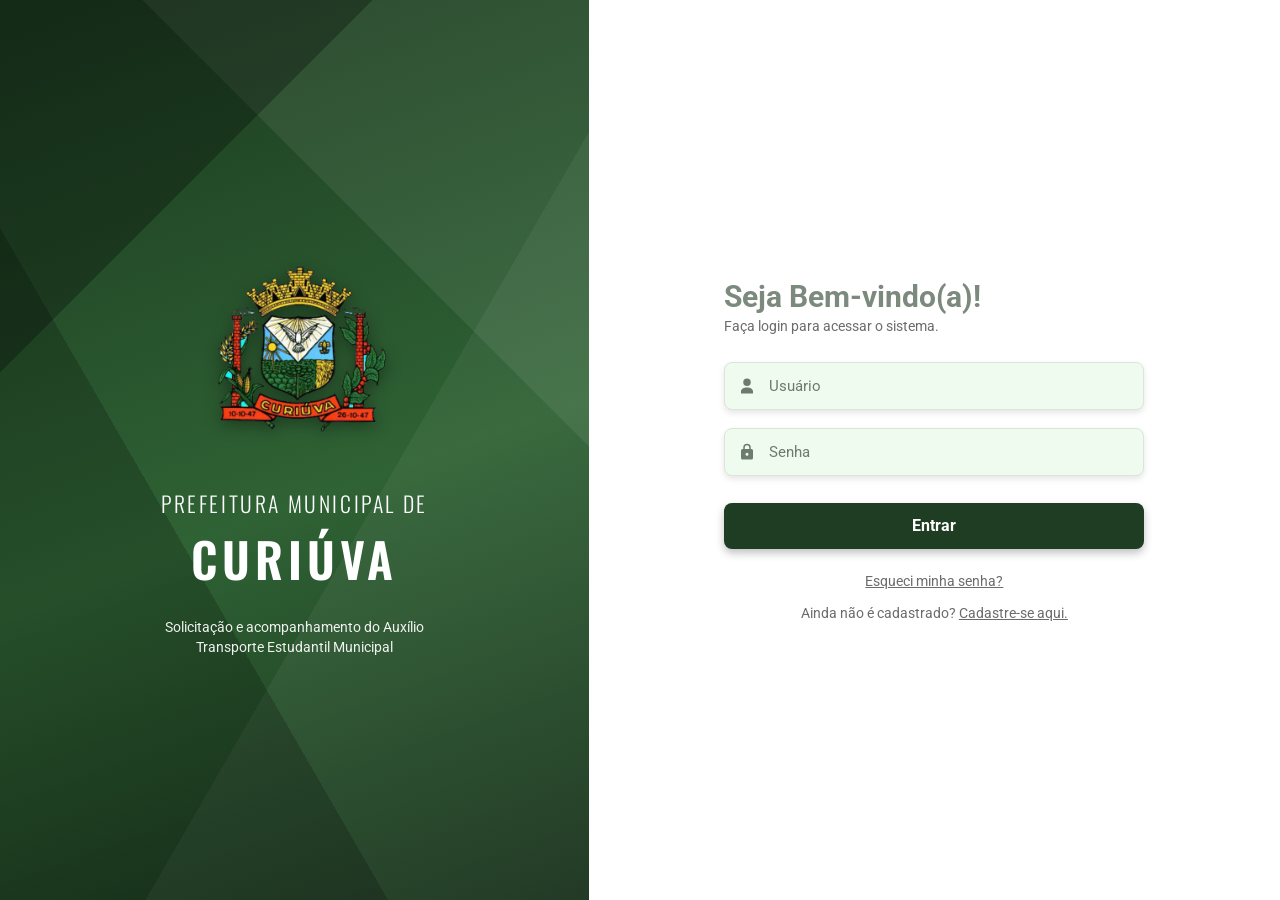
<file: frontend/telas/Tela de login.html>
<!DOCTYPE html>
<html lang="pt-BR">
<head>
<meta charset="UTF-8">
<meta name="viewport" content="width=device-width, initial-scale=1">
<title>Login | Auxílio Transporte Estudantil – Curiúva</title>
<link rel="preconnect" href="https://fonts.googleapis.com">
<link rel="preconnect" href="https://fonts.gstatic.com" crossorigin>
<link href="https://fonts.googleapis.com/css2?family=Oswald:wght@300;400;600&family=Roboto:wght@400;500;700&display=swap" rel="stylesheet">
<style>
  :root {
    --verde-escuro: #1f3d22;
    --verde-medio: #2d5a31;
    --verde-claro: #f0fbf0;
    --cinza-titulo: #7b8a7d;
    --cinza-texto: #6b6b6b;
    --borda: #d9e6d9;
  }

  * { box-sizing: border-box; margin: 0; padding: 0; }

  html, body { height: 100%; }

  body {
    font-family: 'Roboto', Arial, sans-serif;
    color: var(--cinza-texto);
    background: #fff;
  }

  .pagina {
    display: grid;
    grid-template-columns: 46% 54%;
    min-height: 100vh;
  }

  /* ---------- Painel esquerdo ---------- */
  .painel {
    position: relative;
    display: flex;
    flex-direction: column;
    align-items: center;
    justify-content: center;
    gap: 1.5rem;
    padding: 2rem;
    text-align: center;
    color: #fff;
    background-color: var(--verde-medio);
    background-image:
      linear-gradient(135deg, rgba(0,0,0,.28) 0 25%, transparent 25% 100%),
      linear-gradient(225deg, rgba(255,255,255,.07) 0 30%, transparent 30% 100%),
      linear-gradient(60deg,  rgba(0,0,0,.20) 0 35%, transparent 35% 100%),
      linear-gradient(300deg, rgba(255,255,255,.05) 0 40%, transparent 40% 100%),
      linear-gradient(160deg, #1b3a1f, #2f6234 55%, #17301a);
  }

  .brasao {
    width: 220px;
    height: auto;
    filter: drop-shadow(0 4px 8px rgba(0,0,0,.35));
  }

  .prefeitura small {
    display: block;
    font-family: 'Oswald', sans-serif;
    font-weight: 300;
    font-size: clamp(1rem, 1.8vw, 1.35rem);
    letter-spacing: .12em;
    text-transform: uppercase;
  }

  .prefeitura strong {
    display: block;
    margin-top: .25rem;
    font-family: 'Oswald', sans-serif;
    font-weight: 600;
    font-size: clamp(2rem, 4vw, 3rem);
    letter-spacing: .1em;
    text-transform: uppercase;
  }

  .descricao {
    max-width: 280px;
    font-size: clamp(.8rem, 1.1vw, .95rem);
    line-height: 1.4;
    opacity: .92;
  }

  /* ---------- Painel do formulário ---------- */
  .form-area {
    display: flex;
    align-items: center;
    justify-content: center;
    padding: 2rem;
  }

  .login {
    width: 100%;
    max-width: 420px;
  }

  .login h1 {
    font-size: clamp(1.5rem, 3vw, 1.9rem);
    font-weight: 700;
    color: var(--cinza-titulo);
  }

  .login .sub {
    margin: .25rem 0 1.75rem;
    font-size: .85rem;
  }

  .campo {
    position: relative;
    margin-bottom: 1.1rem;
  }

  .campo svg {
    position: absolute;
    left: 14px;
    top: 50%;
    width: 18px;
    height: 18px;
    transform: translateY(-50%);
    fill: #6d7a6e;
    pointer-events: none;
  }

  .campo input {
    width: 100%;
    height: 48px;
    padding: 0 14px 0 44px;
    font: inherit;
    font-size: .95rem;
    color: #333;
    background: var(--verde-claro);
    border: 1px solid var(--borda);
    border-radius: 8px;
    box-shadow: 0 3px 6px rgba(0,0,0,.10);
    transition: border-color .2s, box-shadow .2s;
  }

  .campo input::placeholder { color: #6d7a6e; }

  .campo input:focus {
    outline: none;
    border-color: var(--verde-medio);
    box-shadow: 0 0 0 3px rgba(45,90,49,.25);
  }

  .btn-entrar {
    width: 100%;
    height: 46px;
    margin-top: .6rem;
    font: inherit;
    font-weight: 700;
    color: #fff;
    background: var(--verde-escuro);
    border: 0;
    border-radius: 8px;
    box-shadow: 0 4px 8px rgba(0,0,0,.25);
    cursor: pointer;
    transition: background .2s, transform .1s;
  }

  .btn-entrar:hover { background: var(--verde-medio); }
  .btn-entrar:active { transform: translateY(1px); }
  .btn-entrar:focus-visible { outline: 3px solid rgba(45,90,49,.4); outline-offset: 2px; }

  .links {
    margin-top: 1.5rem;
    text-align: center;
    font-size: .85rem;
  }

  .links a { color: inherit; }
  .links .esqueci { display: inline-block; margin-bottom: 1rem; }
  .links p a:hover, .links .esqueci:hover { color: var(--verde-medio); }

  /* ---------- Responsivo ---------- */
  @media (max-width: 860px) {
    .pagina {
      grid-template-columns: 1fr;
      grid-template-rows: auto 1fr;
    }
    .painel {
      flex-direction: row;
      flex-wrap: wrap;
      gap: 1rem 1.5rem;
      padding: 1.5rem 1.25rem;
      text-align: left;
    }
    .descricao { max-width: 100%; flex-basis: 100%; text-align: center; }
    .brasao { width: 84px; }
    .form-area { align-items: flex-start; padding: 2rem 1.25rem 3rem; }
  }

  @media (max-width: 480px) {
    .painel { justify-content: center; text-align: center; }
    .prefeitura { flex-basis: 100%; }
    .brasao { width: 72px; }
  }

  @media (prefers-reduced-motion: reduce) {
    * { transition: none !important; }
  }
</style>
</head>
<body>
  <main class="pagina">

    <!-- Lado esquerdo -->
    <section class="painel">
      <img src="../assets/brasao curiuva.svg" alt="Brasão de Curiúva" class="brasao">
      <div class="prefeitura">
        <small>Prefeitura Municipal de</small>
        <strong>Curiúva</strong>
      </div>

      <p class="descricao">
        Solicitação e acompanhamento do Auxílio Transporte Estudantil Municipal
      </p>
    </section>

    <!-- Lado direito -->
    <section class="form-area">
      <div class="login">
        <h1>Seja Bem-vindo(a)!</h1>
        <p class="sub">Faça login para acessar o sistema.</p>

        <form action="#" method="post">
          <div class="campo">
            <svg viewBox="0 0 24 24" aria-hidden="true"><path d="M12 12a5 5 0 1 0 0-10 5 5 0 0 0 0 10Zm0 2c-4 0-8 2-8 5v3h16v-3c0-3-4-5-8-5Z"/></svg>
            <input type="text" name="usuario" placeholder="Usuário" autocomplete="username" aria-label="Usuário" required>
          </div>

          <div class="campo">
            <svg viewBox="0 0 24 24" aria-hidden="true"><path d="M18 8h-1V6a5 5 0 0 0-10 0v2H6a2 2 0 0 0-2 2v10a2 2 0 0 0 2 2h12a2 2 0 0 0 2-2V10a2 2 0 0 0-2-2Zm-6 9a2 2 0 1 1 0-4 2 2 0 0 1 0 4Zm3-9H9V6a3 3 0 0 1 6 0v2Z"/></svg>
            <input type="password" name="senha" placeholder="Senha" autocomplete="current-password" aria-label="Senha" required>
          </div>

          <button type="submit" class="btn-entrar">Entrar</button>
        </form>

        <div class="links">
          <a href="#" class="esqueci">Esqueci minha senha?</a>
          <p>Ainda não é cadastrado? <a href="#">Cadastre-se aqui.</a></p>
        </div>
      </div>
    </section>

  </main>
</body>
</html>
</file>
<file: frontend/css/cadastroLogin.css>
:root {
    --verde-escuro: #1f3a22;
    --verde-titulo: #4a6a4a;
    --verde-claro: #8fa08f;
    --campo-bg: #f5fff5;
    --texto-campo: #7f8f7f;
}

* { box-sizing: border-box; margin: 0; padding: 0; }

body {
    font-family: "Roboto", Arial, sans-serif;
    background: #fff;
    color: var(--verde-claro);
    border-top: 1px solid #333;
    min-height: 100vh;
}

/* ---------- Cabeçalho ---------- */
.topo {
    display: flex;
    align-items: center;
    gap: 16px;
    padding: 14px 5%;
    background: #fff;
    box-shadow: 0 3px 5px rgba(0, 0, 0, 0.12);
}

.topo .brasao {
    width: 34px;
    height: 38px;
    flex-shrink: 0;
}

.topo h1 {
    font-family: "Roboto Condensed", "Arial Narrow", sans-serif;
    font-weight: 700;
    font-size: 1.25rem;
    letter-spacing: 0.04em;
    text-transform: uppercase;
    color: var(--verde-titulo);
}

/* ---------- Conteúdo ---------- */
main {
    width: 100%;
    max-width: 700px;
    margin: 0 auto;
    padding: 48px 20px 40px;
}

main h2 {
    font-size: 1.7rem;
    font-weight: 700;
    color: var(--verde-claro);
    margin-bottom: 10px;
}

main .sub {
    font-size: 0.8rem;
    color: var(--verde-claro);
    margin-bottom: 22px;
    padding-left: 4px;
}

/* ---------- Formulário ---------- */
form .grade {
    display: grid;
    grid-template-columns: 1fr 1fr;
    gap: 14px 46px;
}

form input {
    width: 100%;
    height: 38px;
    padding: 0 20px;
    font-family: inherit;
    font-size: 0.9rem;
    font-weight: 500;
    color: #4a5a4a;
    background: var(--campo-bg);
    border: none;
    border-radius: 10px;
    outline: none;
    /* Sombras SOMENTE por dentro, mais fortes no topo */
    box-shadow:
            inset 0 4px 5px -1px rgba(0, 0, 0, 0.28),
            inset 0 -2px 4px -2px rgba(0, 0, 0, 0.06),
            inset 2px 0 4px -2px rgba(0, 0, 0, 0.12),
            inset -2px 0 4px -2px rgba(0, 0, 0, 0.12);
    transition: box-shadow 0.2s ease, background 0.2s ease;
}

form input::placeholder {
    color: var(--texto-campo);
    font-weight: 500;
    opacity: 1;
}

form input:focus {
    background: #fff;
    box-shadow:
            inset 0 4px 5px -1px rgba(31, 58, 34, 0.4),
            inset 0 -2px 4px -2px rgba(0, 0, 0, 0.06),
            inset 2px 0 4px -2px rgba(31, 58, 34, 0.2),
            inset -2px 0 4px -2px rgba(31, 58, 34, 0.2);
}

/* ---------- Botão ---------- */
.acoes {
    display: flex;
    flex-direction: column;
    align-items: center;
    margin-top: 58px;
}

button {
    width: 100%;
    max-width: 258px;
    height: 38px;
    font-family: inherit;
    font-size: 0.85rem;
    font-weight: 700;
    color: #fff;
    background: var(--verde-escuro);
    border: none;
    border-radius: 8px;
    cursor: pointer;
    box-shadow: 0 3px 5px rgba(0, 0, 0, 0.3);
    transition: filter 0.2s ease, transform 0.1s ease;
}

button:hover { filter: brightness(1.25); }
button:active { transform: translateY(1px); }
button:focus-visible { outline: 2px solid var(--verde-titulo); outline-offset: 2px; }

.login {
    margin-top: 16px;
    font-size: 0.75rem;
    color: var(--verde-claro);
    text-align: center;
}

.login a {
    color: var(--verde-claro);
    text-decoration: underline;
}

.login a:hover { color: var(--verde-titulo); }

/* ---------- Responsivo ---------- */
@media (max-width: 640px) {
    .topo h1 { font-size: 0.95rem; }
    main { padding: 32px 18px 32px; }
    main h2 { font-size: 1.45rem; }
    form .grade {
        grid-template-columns: 1fr;
        gap: 14px;
    }
    .acoes { margin-top: 36px; }
    button { max-width: 100%; }
}
</file>
<file: frontend/css/solicitacao.css>
:root {
    --verde-escuro: #1f3a22;
    --verde-titulo: #4a6a4a;
    --verde-claro: #8fa08f;
    --campo-bg: #f5fff5;
    --texto-campo: #7f8f7f;
    --menu-texto: #8d908d;
    --linha: #b9c4b9;
}

* { box-sizing: border-box; margin: 0; padding: 0; }

body {
    font-family: "Roboto", Arial, sans-serif;
    background: #fff;
    color: var(--verde-claro);
    border-top: 1px solid #333;
    border-left: 1px solid #333;
    min-height: 100vh;
}

.layout {
    display: flex;
    min-height: calc(100vh - 1px);
}

/* ---------- Menu lateral ---------- */
.menu {
    width: 300px;
    flex-shrink: 0;
    display: flex;
    flex-direction: column;
    align-items: stretch;
    padding: 66px 26px 40px;
    background: #fff;
    box-shadow: 1px 0 6px rgba(0, 0, 0, 0.07);
    position: sticky;
    top: 0;
    height: 100vh;
}

.menu .brasao {
    width: 76px;
    height: auto;
    align-self: center;
    margin-bottom: 52px;
}

.menu nav {
    display: flex;
    flex-direction: column;
    gap: 22px;
}

.item {
    display: flex;
    align-items: center;
    gap: 12px;
    height: 42px;
    padding: 0 18px;
    border-radius: 10px;
    font-family: "Roboto Condensed", "Arial Narrow", sans-serif;
    font-weight: 700;
    font-size: 1.02rem;
    color: var(--menu-texto);
    text-decoration: none;
    transition: background 0.2s ease, box-shadow 0.2s ease;
}

.item svg {
    width: 22px;
    height: 22px;
    fill: var(--menu-texto);
    flex-shrink: 0;
}

.item:hover { background: #f5fff5; }

.item.ativo {
    background: #fff;
    box-shadow: 0 3px 8px rgba(0, 0, 0, 0.16);
}

.item:focus-visible { outline: 2px solid var(--verde-titulo); outline-offset: 2px; }

.menu .sair { margin-top: auto; }

/* ---------- Conteúdo ---------- */
main {
    flex: 1;
    min-width: 0;
    padding: 84px 40px 48px 52px;
}

.conteudo {
    width: 100%;
    max-width: 580px;
    margin-left: 200px;
}

h1 {
    font-family: "Roboto Condensed", "Arial Narrow", sans-serif;
    font-size: 1.95rem;
    font-weight: 700;
    color: var(--verde-claro);
    margin-bottom: 10px;
}

.sub {
    font-size: 0.78rem;
    font-weight: 300;
    color: var(--verde-claro);
    margin-bottom: 38px;
}

/* ---------- Etapas ---------- */
.etapas {
    list-style: none;
    display: flex;
    margin-bottom: 48px;
}

.etapa {
    flex: 1;
    position: relative;
    display: flex;
    flex-direction: column;
    align-items: center;
    text-align: center;
}

.etapa:not(:last-child)::after {
    content: "";
    position: absolute;
    top: 26px;
    left: calc(50% + 27px);
    width: calc(100% - 54px);
    height: 1px;
    background: var(--linha);
}

.bola {
    width: 60px;
    height: 60px;
    border-radius: 50%;
    display: grid;
    place-items: center;
    font-size: 1.7rem;
    font-weight: 300;
    color: var(--verde-claro);
    background: #fff;
    border: 1px solid var(--linha);
}

.etapa.atual .bola {
    background: var(--verde-escuro);
    border-color: var(--verde-escuro);
    color: #fff;
    font-weight: 400;
}

.etapa .nome {
    margin-top: 10px;
    font-size: 0.7rem;
    font-weight: 500;
    line-height: 1.25;
    color: var(--verde-claro);
}

h2 {
    font-family: "Roboto Condensed", "Arial Narrow", sans-serif;
    font-size: 1.4rem;
    font-weight: 700;
    color: var(--verde-claro);
    margin-bottom: 18px;
}

/* ---------- Formulário ---------- */
form .grade {
    display: grid;
    grid-template-columns: 1fr 1fr;
    gap: 14px 36px;
}

form input {
    width: 100%;
    height: 38px;
    padding: 0 20px;
    font-family: inherit;
    font-size: 0.9rem;
    font-weight: 500;
    color: #4a5a4a;
    background: var(--campo-bg);
    border: none;
    border-radius: 10px;
    outline: none;
    /* Sombras SOMENTE por dentro, mais fortes no topo */
    box-shadow:
            inset 0 4px 5px -1px rgba(0, 0, 0, 0.28),
            inset 0 -2px 4px -2px rgba(0, 0, 0, 0.06),
            inset 2px 0 4px -2px rgba(0, 0, 0, 0.12),
            inset -2px 0 4px -2px rgba(0, 0, 0, 0.12);
    transition: box-shadow 0.2s ease, background 0.2s ease;
}

form input::placeholder {
    color: var(--texto-campo);
    font-weight: 500;
    opacity: 1;
}

form input:focus {
    background: #fff;
    box-shadow:
            inset 0 4px 5px -1px rgba(31, 58, 34, 0.4),
            inset 0 -2px 4px -2px rgba(0, 0, 0, 0.06),
            inset 2px 0 4px -2px rgba(31, 58, 34, 0.2),
            inset -2px 0 4px -2px rgba(31, 58, 34, 0.2);
}

form input.erro {
    box-shadow:
            inset 0 4px 5px -1px rgba(176, 48, 48, 0.45),
            inset 0 -2px 4px -2px rgba(0, 0, 0, 0.06),
            inset 2px 0 4px -2px rgba(176, 48, 48, 0.25),
            inset -2px 0 4px -2px rgba(176, 48, 48, 0.25);
}

/* ---------- Botão ---------- */
.acoes {
    display: flex;
    justify-content: flex-end;
    margin-top: 44px;
}

button {
    width: 124px;
    height: 36px;
    font-family: inherit;
    font-size: 0.8rem;
    font-weight: 700;
    color: #fff;
    background: var(--verde-escuro);
    border: none;
    border-radius: 8px;
    cursor: pointer;
    box-shadow: 0 3px 5px rgba(0, 0, 0, 0.3);
    transition: filter 0.2s ease, transform 0.1s ease;
}

button:hover { filter: brightness(1.25); }
button:active { transform: translateY(1px); }
button:focus-visible { outline: 2px solid var(--verde-titulo); outline-offset: 2px; }


/* Campos para anexar documentos */
.campo-upload {
    width: 100%;
    min-width: 0;
}

.campo-upload input[type="file"] {
    display: none;
}

.campo-upload label {
    box-sizing: border-box;
    width: 100%;
    height: 38px;
    padding: 0 14px;
    display: flex;
    align-items: center;
    justify-content: space-between;

    background: var(--campo-bg);
    border-radius: 10px;
    color: var(--texto-campo);
    font-family: 'Roboto', sans-serif;
    font-size: 11px;
    cursor: pointer;

    box-shadow:
            inset 0 4px 5px -1px rgba(0, 0, 0, .28),
            inset 0 -2px 4px -2px rgba(0, 0, 0, .06),
            inset 2px 0 4px -2px rgba(0, 0, 0, .12),
            inset -2px 0 4px -2px rgba(0, 0, 0, .12);
}

.campo-upload label svg {
    width: 17px;
    height: 17px;
    fill: var(--verde-claro);
    flex-shrink: 0;
}

.campo-upload label:hover {
    filter: brightness(.97);
}

/* Botão Voltar */
.acoes .botao-voltar {
    background: #fff;
    color: var(--verde-escuro);
    border: 1px solid var(--verde-escuro);
    box-shadow: 0 2px 5px rgba(0, 0, 0, .18);
    margin-right: 15px;
}

.acoes .botao-voltar:hover {
    background: var(--campo-bg);
}


/* ---------- Responsivo ---------- */
@media (max-width: 960px) {
    .layout { flex-direction: column; }

    .menu {
        width: 100%;
        height: auto;
        position: static;
        flex-direction: row;
        align-items: center;
        gap: 16px;
        padding: 12px 20px;
        box-shadow: 0 3px 5px rgba(0, 0, 0, 0.12);
    }

    .menu .brasao { width: 38px; margin: 0; flex-shrink: 0; }
    .menu nav { flex-direction: row; gap: 6px; flex: 1; overflow-x: auto; }
    .menu .sair { margin-top: 0; }
    .item { padding: 0 12px; height: 40px; white-space: nowrap; }

    main { padding: 40px 24px 40px; }
    .conteudo { max-width: 640px; margin: 0 auto; }
}

@media (max-width: 640px) {
    .item span { display: none; }
    .item { padding: 0 10px; }

    main { padding: 32px 18px 32px; }
    h1 { font-size: 1.55rem; }
    .sub { margin-bottom: 28px; }

    .etapas { margin-bottom: 36px; }
    .bola { width: 38px; height: 38px; font-size: 1.15rem; }
    .etapa:not(:last-child)::after { top: 19px; left: calc(50% + 19px); width: calc(100% - 38px); }
    .etapa .nome { font-size: 0.56rem; margin-top: 8px; }

    h2 { font-size: 1.25rem; }

    form .grade { grid-template-columns: 1fr; gap: 14px; }
    .acoes { margin-top: 32px; }
    button { width: 100%; }
}
</file>
<file: frontend/css/documentos.css>
/* Texto de orientação */
.orientacao {
    margin: -12px 0 10px;
    color: var(--texto-campo);
    font-size: 10px;
}

.orientacao a {
    color: var(--verde-titulo);
    text-decoration: underline;
    cursor: pointer;
}

/* Tabela de documentos */
.tabela-documentos {
    width: 100%;
    display: flex;
    flex-direction: column;
    gap: 5px;
}

/* Linhas */
.linha-documento {
    display: grid;
    grid-template-columns: 1.2fr 0.8fr 0.65fr;
    align-items: center;
    height:40px;
    min-height: 27px;
    padding: 0 14px;

    background: #fff;
    border-radius: 8px;

    box-shadow: 0 2px 5px rgba(0, 0, 0, .12);

    font-family: 'Roboto', sans-serif;
    font-size: 10px;
    color: var(--texto-campo);
}

/* Cabeçalho */
.linha-documento.cabecalho {
    min-height: 27px;
    background: var(--verde-escuro);
    color: #fff;
    font-weight: 700;
    box-shadow: 0 2px 5px rgba(0, 0, 0, .2);
}

.linha-documento.cabecalho span:nth-child(2),
.linha-documento.cabecalho span:nth-child(3) {
    text-align: center;
}

/* Nome dos documentos */
.nome-documento {
    font-weight: 500;
}

/* Status */
.status {
    display: flex;
    align-items: center;
    justify-content: center;
    gap: 6px;
    font-size: 11px;
    font-weight: 700;
}

.status.enviado {
    color: #18843a;
}

.status.pendente {
    color: #e5a900;
}

.icone-status {
    width: 12px;
    height: 12px;
    display: inline-flex;
    align-items: center;
    justify-content: center;
    border-radius: 50%;
    font-size: 9px;
    font-weight: 700;
}

.status.enviado .icone-status {
    background: #18843a;
    color: #fff;
}

.status.pendente .icone-status {
    background: #f2b900;
    color: #fff;
}

/* Botões de ação dos documentos */
.acao-documento {
    display: flex;
    justify-content: center;
}

.botao-documento {
    width: 70px;
    min-height: 15px;
    border: none;
    border-radius: 7px;
    background: var(--verde-escuro);
    color: #fff;

    font-family: 'Roboto', sans-serif;
    font-size: 10px;
    font-weight: 500;

    cursor: pointer;
    box-shadow: 0 2px 4px rgba(0, 0, 0, .18);
}

.botao-documento:hover {
    filter: brightness(1.12);
}

/* Botões inferiores */
#botaoAvancar {
    min-width: 100px;
}

/* Responsividade */
@media (max-width: 600px) {
    .linha-documento {
        grid-template-columns: 1.1fr 0.8fr 0.7fr;
        padding: 0 8px;
        font-size: 9px;
    }

    .status {
        font-size: 9px;
        gap: 4px;
    }

    .botao-documento {
        width: 62px;
        font-size: 9px;
    }

    .nome-documento {
        overflow-wrap: anywhere;
    }
}
</file>
<file: frontend/css/revisao.css>
/* Grade dos cartões */
.grade-revisao {
    display: grid;
    grid-template-columns: 1fr 1fr;
    gap: 10px 16px;
}

/* Cartões */
.cartao-revisao {
    min-width: 0;
    box-sizing: border-box;
    padding: 10px 12px;
    border-radius: 10px;
    background: #f7fff7;

    box-shadow:
            inset 0 3px 5px -2px rgba(0, 0, 0, .22),
            inset 0 -2px 4px -2px rgba(0, 0, 0, .06),
            0 2px 4px rgba(0, 0, 0, .08);
}

/* Título e botão Editar */
.titulo-cartao {
    display: flex;
    align-items: center;
    justify-content: space-between;
    gap: 8px;
    margin-bottom: 7px;
}

.titulo-cartao h3 {
    margin: 0;
    color: var(--verde-escuro);
    font-family: 'Roboto', sans-serif;
    font-size: 11px;
    font-weight: 700;
}

.titulo-cartao a{
    padding: 0;
    border: none;
    background: transparent;
    color: var(--verde-escuro);
    font-family: 'Roboto', sans-serif;
    font-size: 11px;
    font-weight: 700;
    cursor: pointer;
    text-decoration: underline;
}

/* Informações */
.informacoes p {
    margin: 3px 0;
    color: var(--texto-campo);
    font-size: 9px;
    line-height: 1.25;
    overflow-wrap: anywhere;
}

.informacoes span {
    color: var(--verde-titulo);
}

/* Declaração */
.declaracao {
    display: flex;
    align-items: center;
    gap: 7px;
    margin-top: 10px;
    color: var(--texto-campo);
    font-size: 9px;
}

.declaracao input {
    width: 12px;
    height: 12px;
    margin: 0;
    accent-color: var(--verde-escuro);
    cursor: pointer;
    flex-shrink: 0;
}

.declaracao label {
    cursor: pointer;
}

/* Botões */
.acoes {
    display: flex;
    justify-content: flex-end;
    gap: 12px;
    margin-top: 10px;
}

.acoes #enviarSolicitacao {
    min-width: 125px;
}

/* Responsividade */
@media (max-width: 700px) {
    .grade-revisao {
        grid-template-columns: 1fr;
    }

    .cartao-revisao {
        padding: 12px;
    }

    .informacoes p {
        font-size: 10px;
    }

    .declaracao {
        align-items: flex-start;
        line-height: 1.4;
    }
}

@media (max-width: 400px) {
    .acoes {
        gap: 8px;
    }

    .acoes button {
        padding-left: 12px;
        padding-right: 12px;
    }
}
</file>
